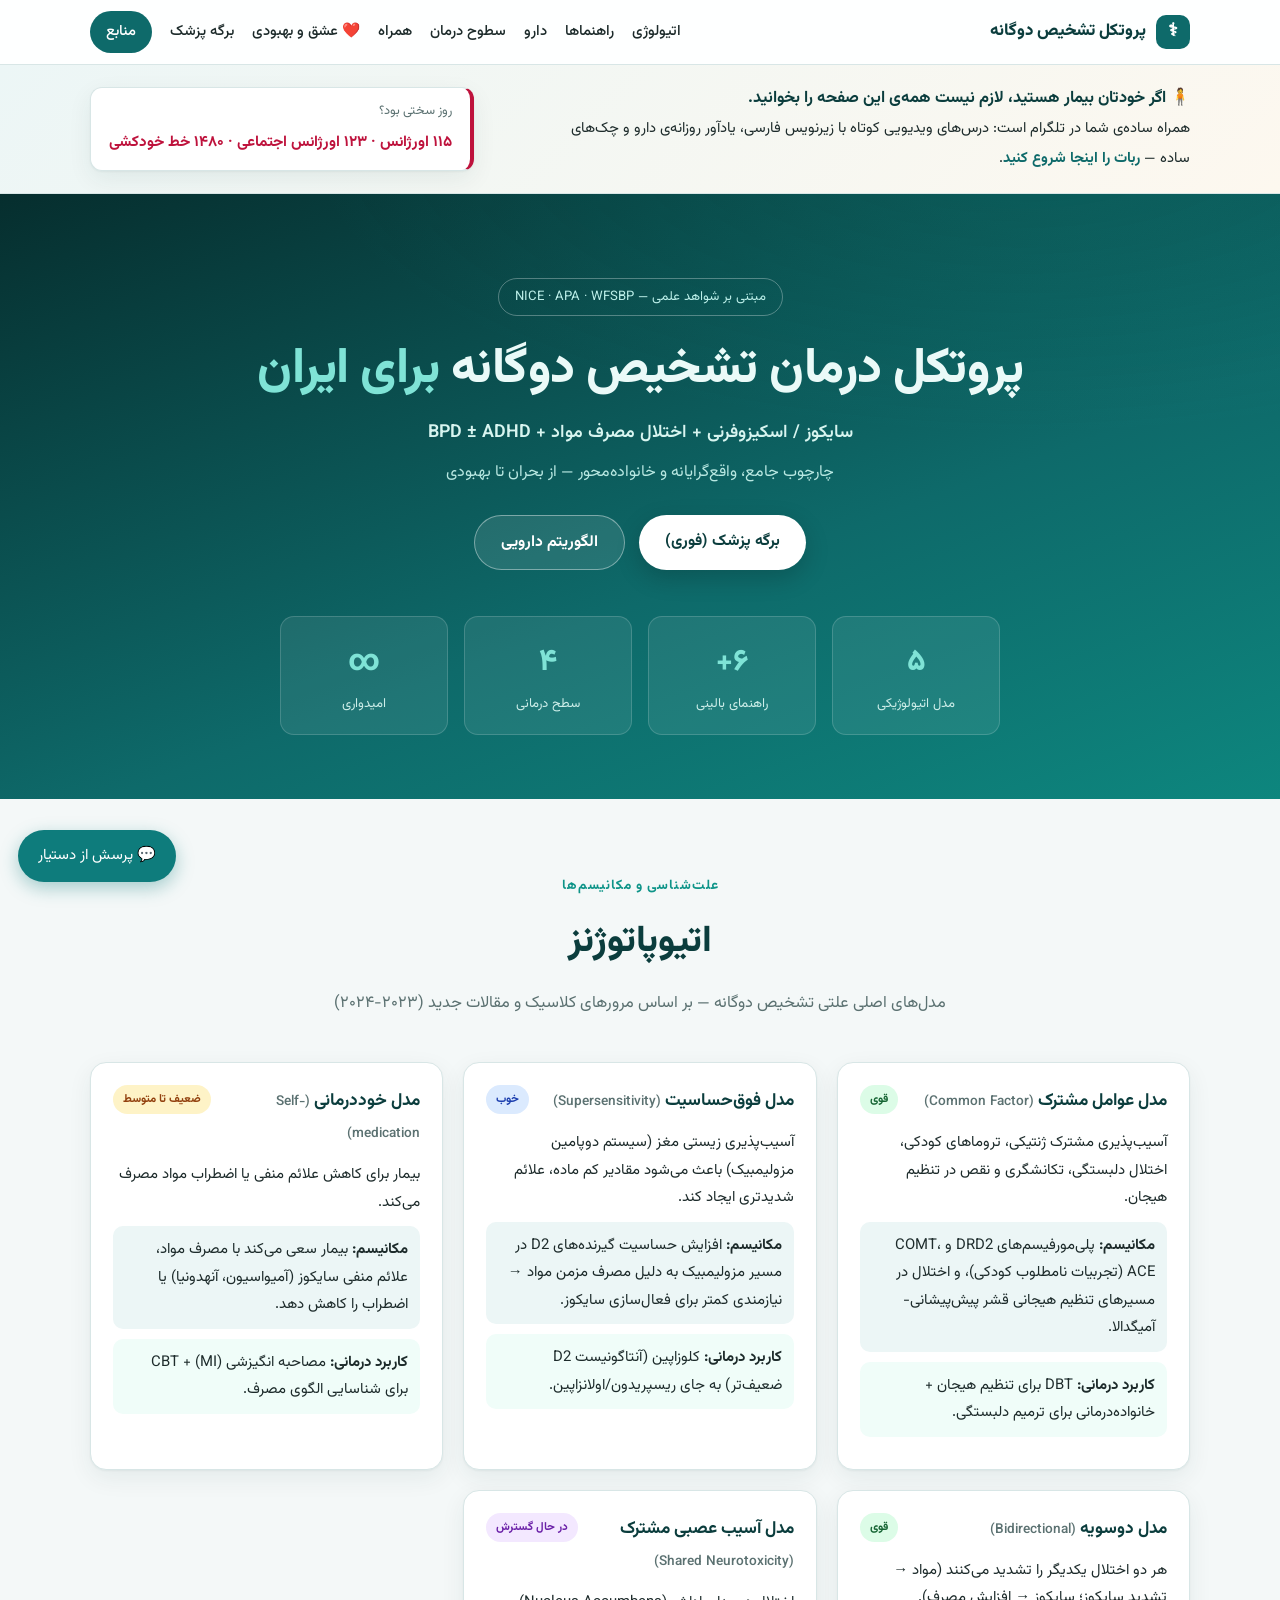
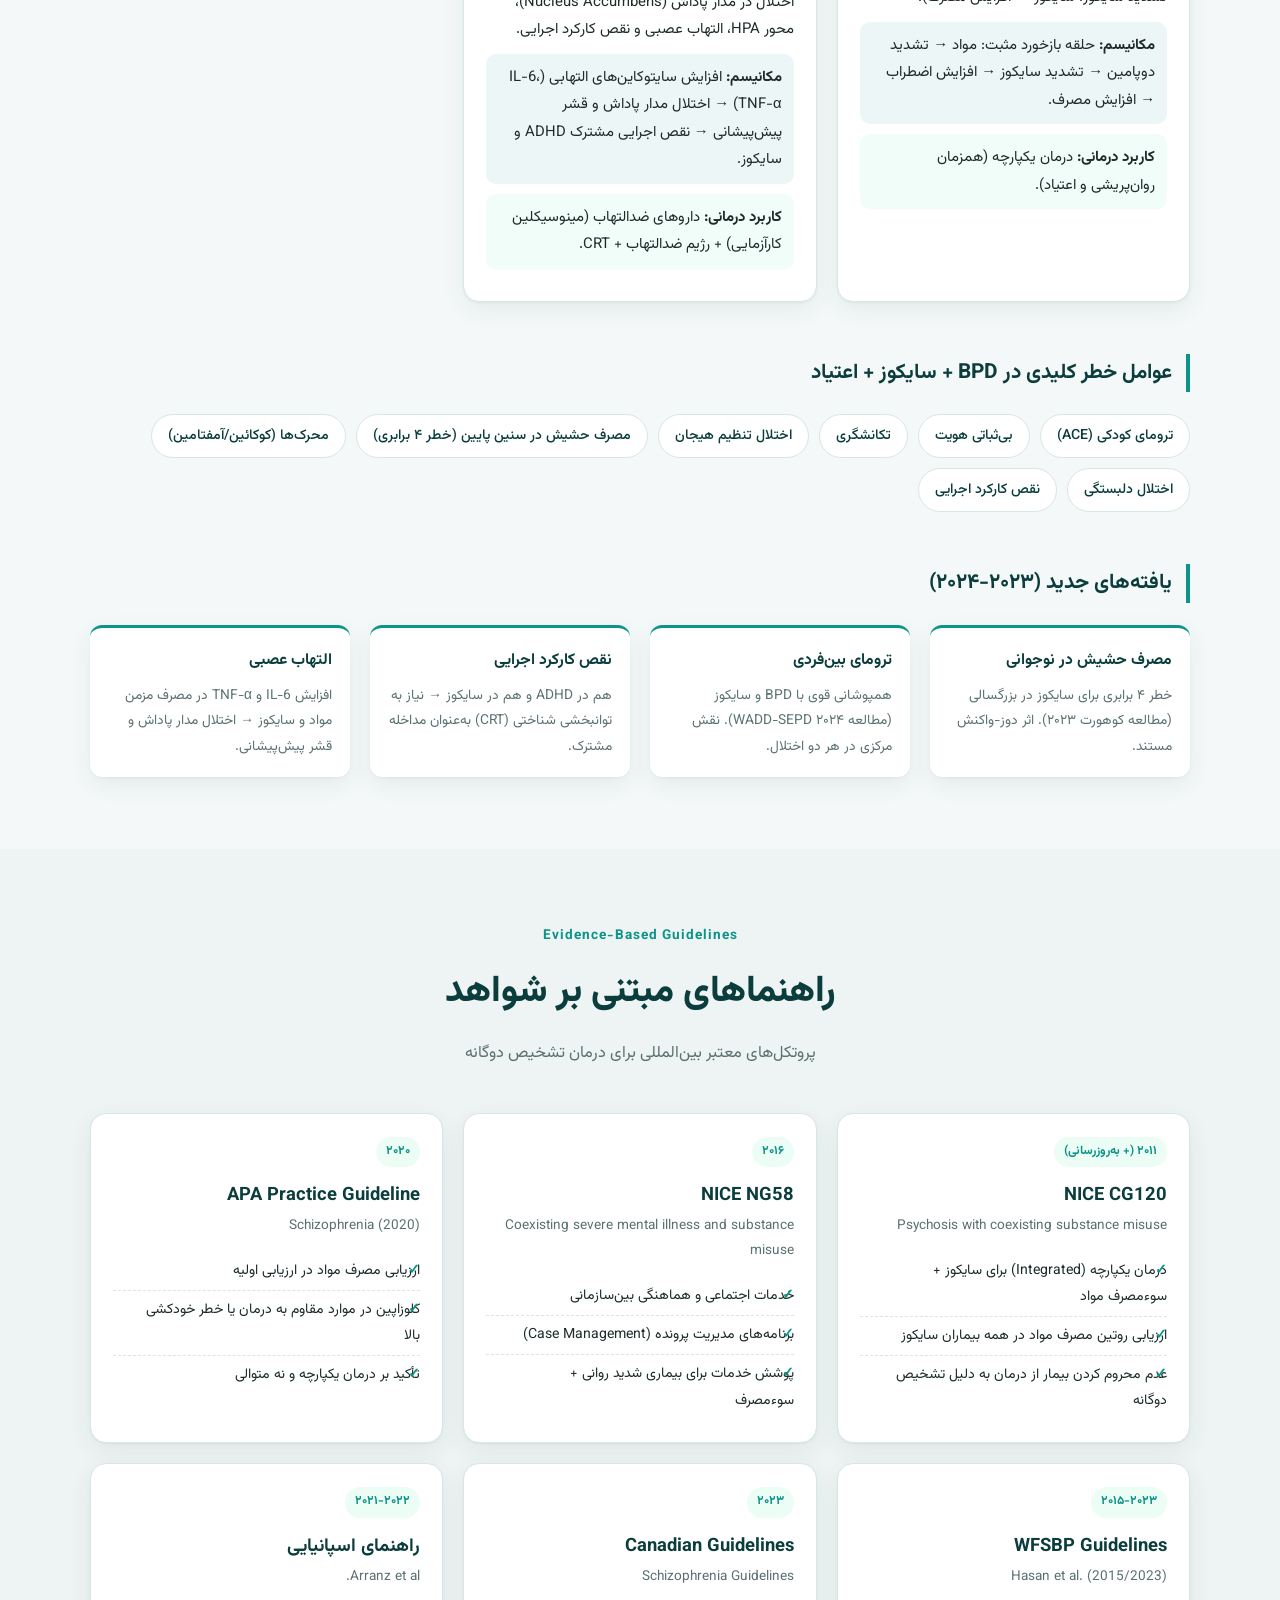
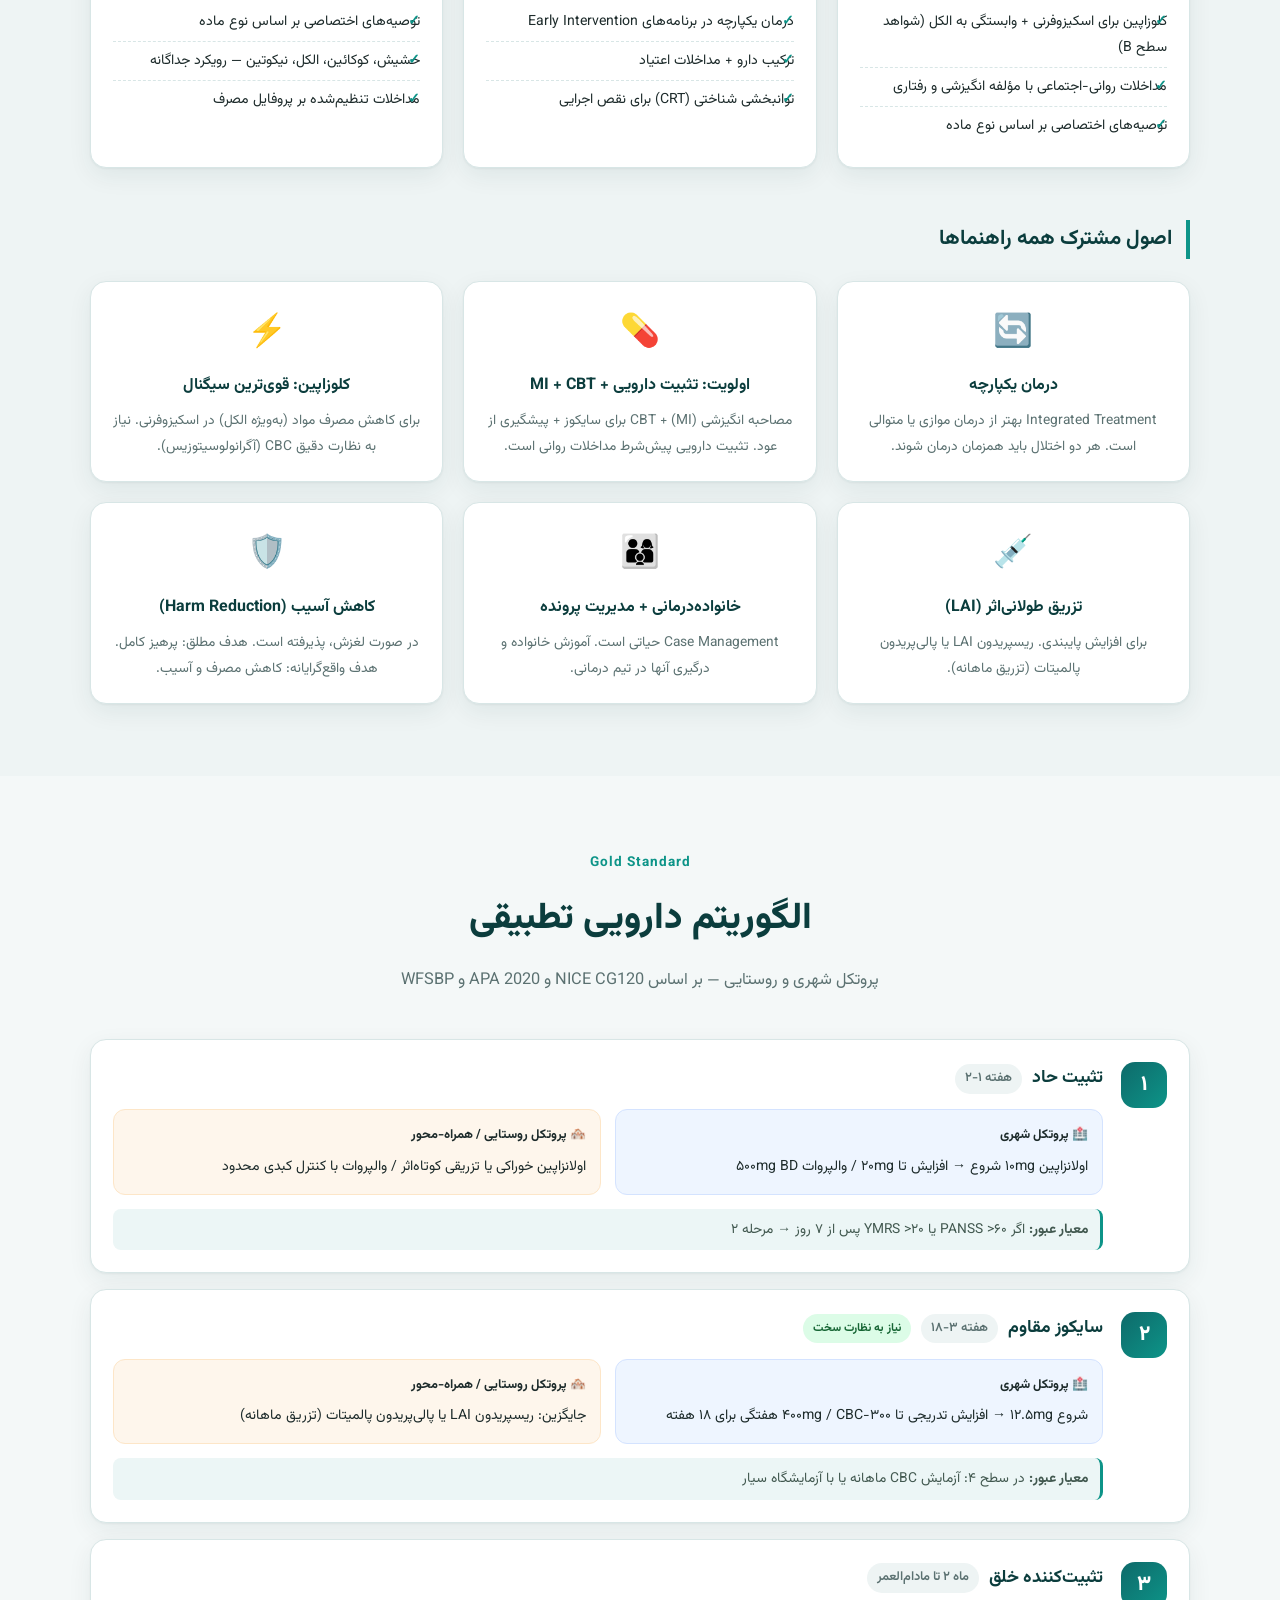
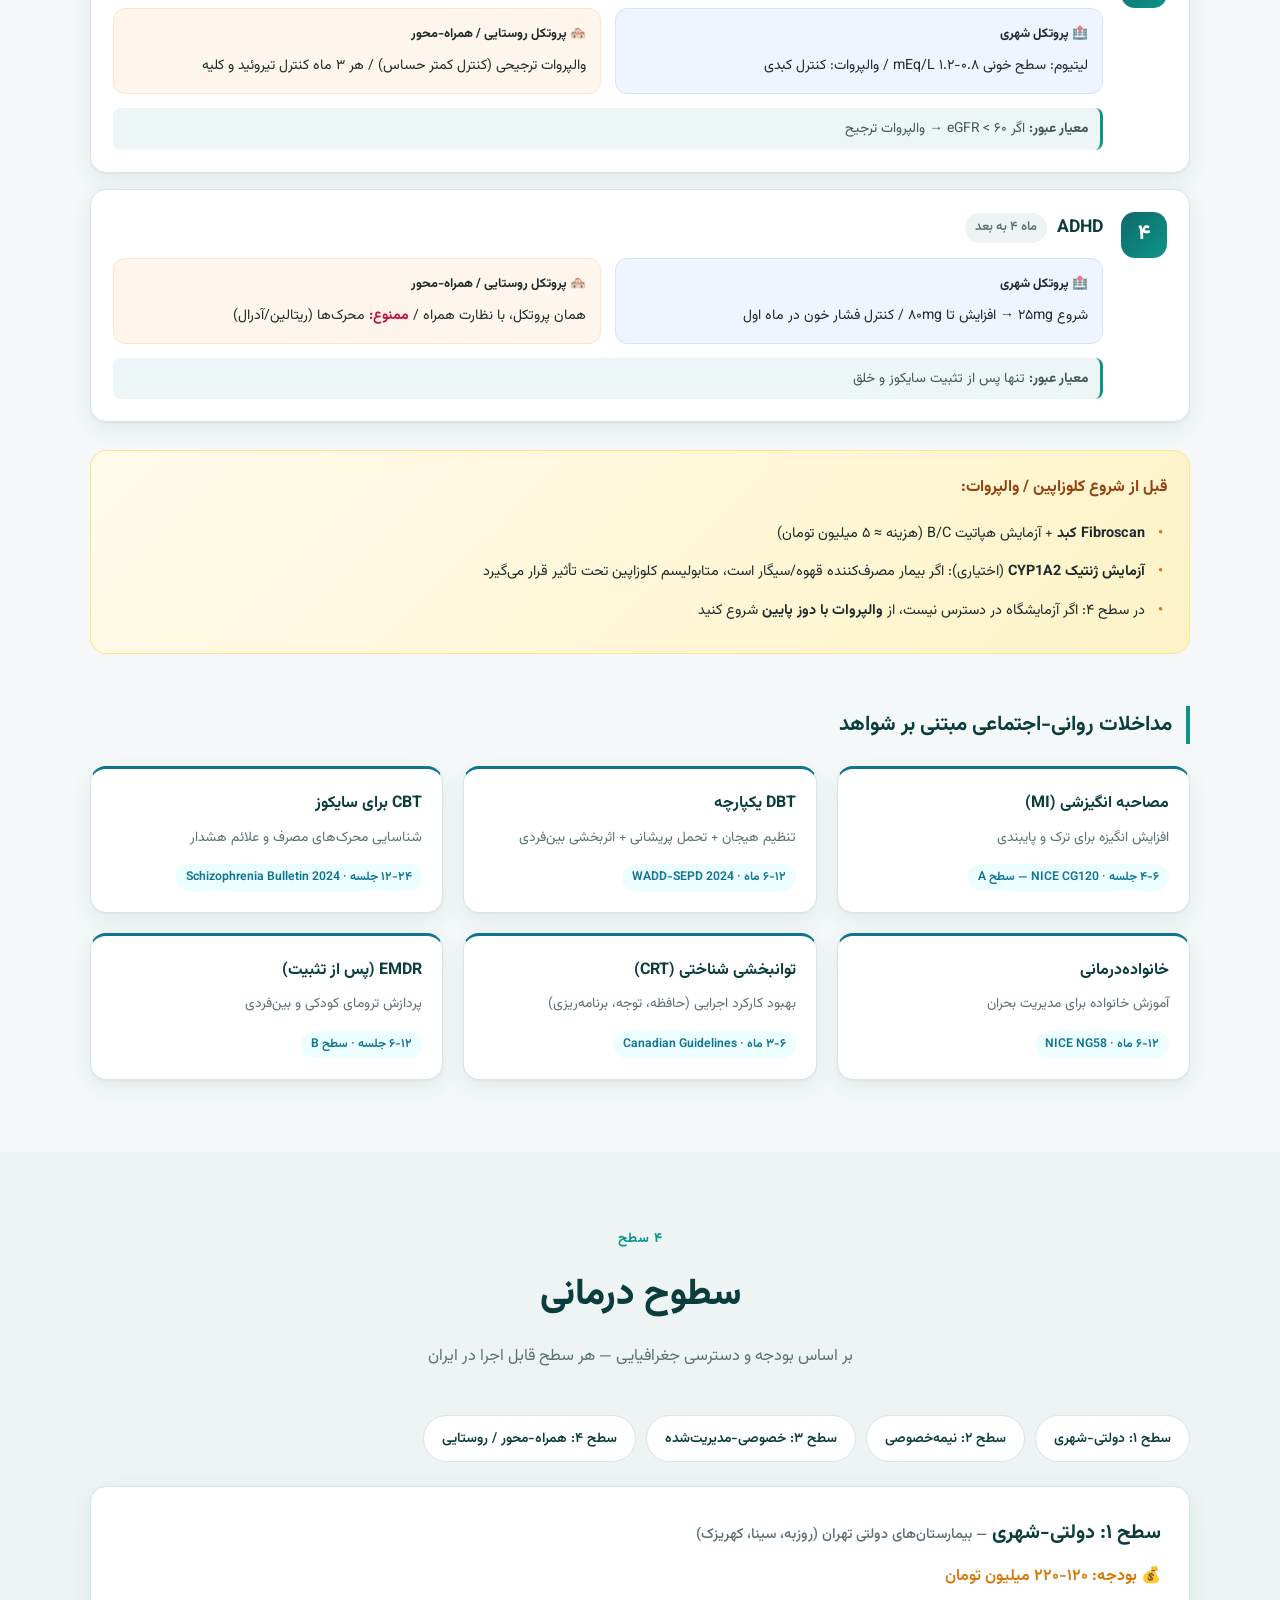
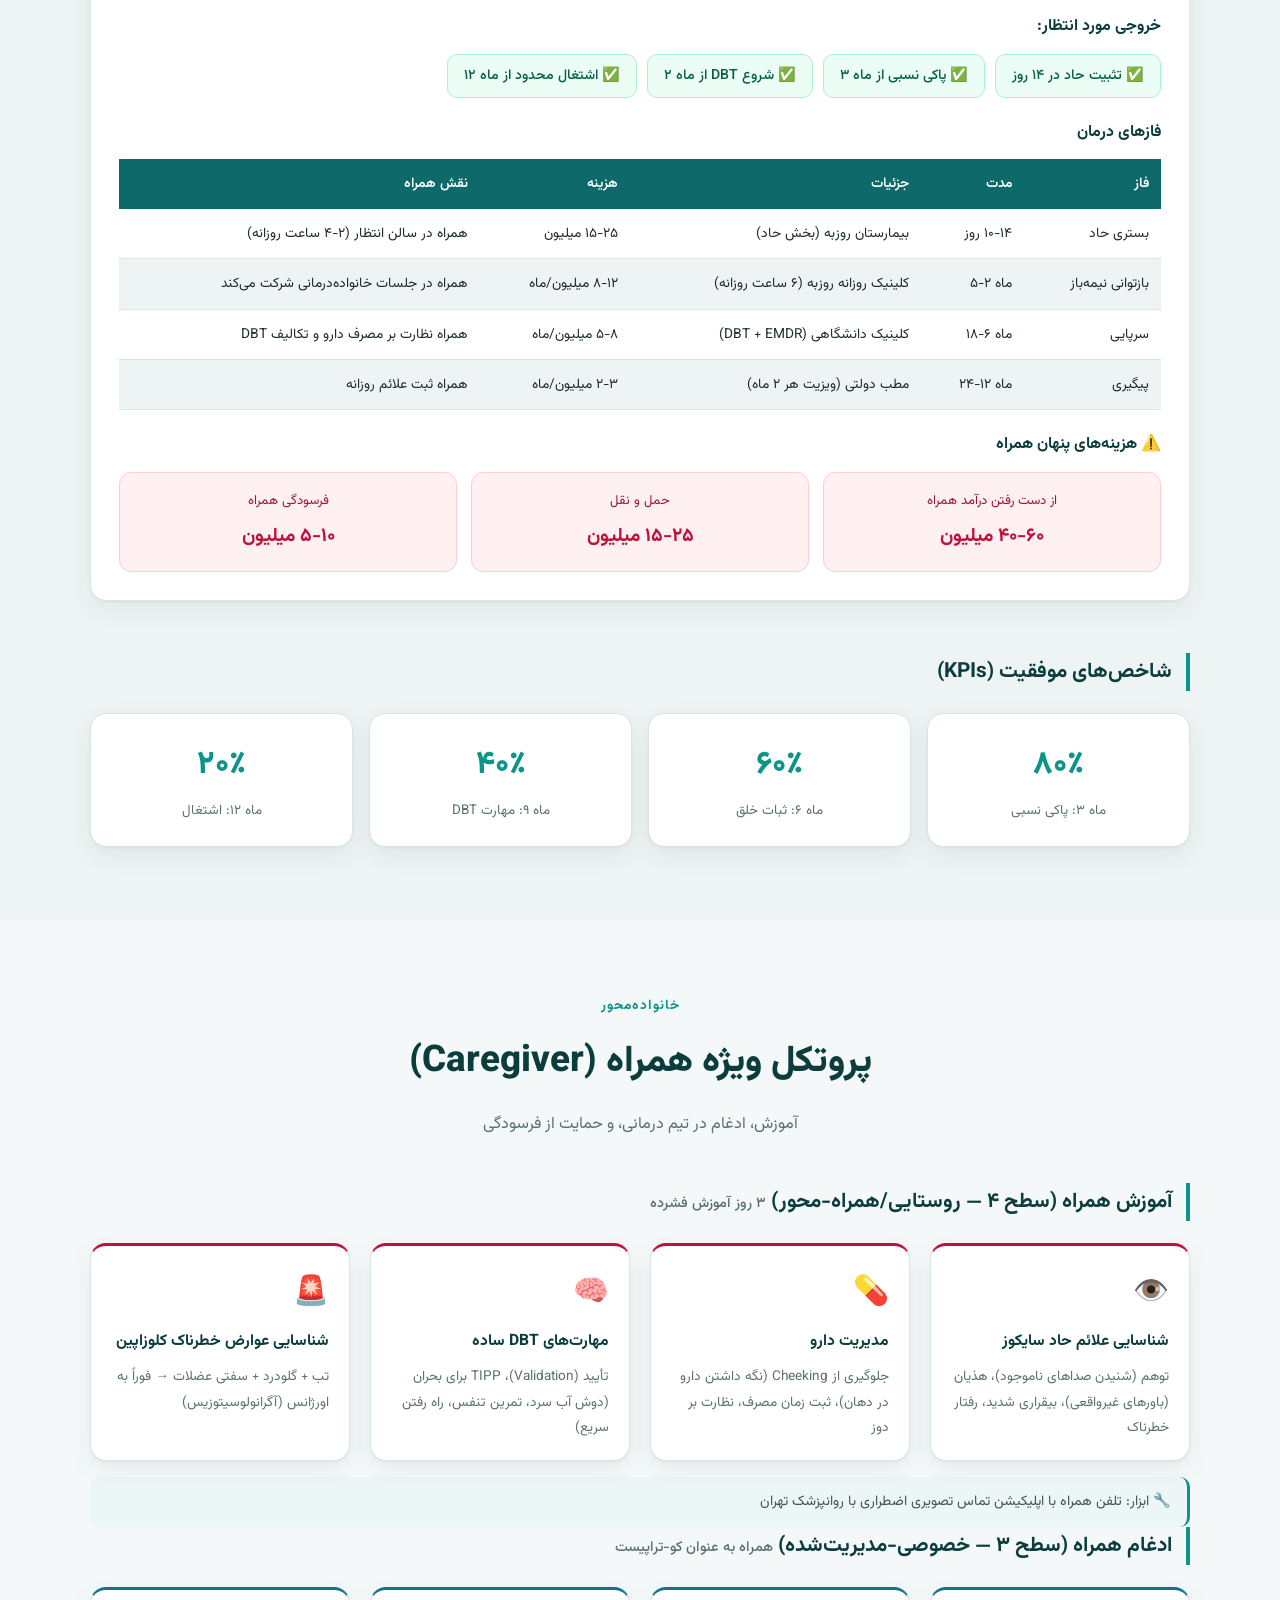
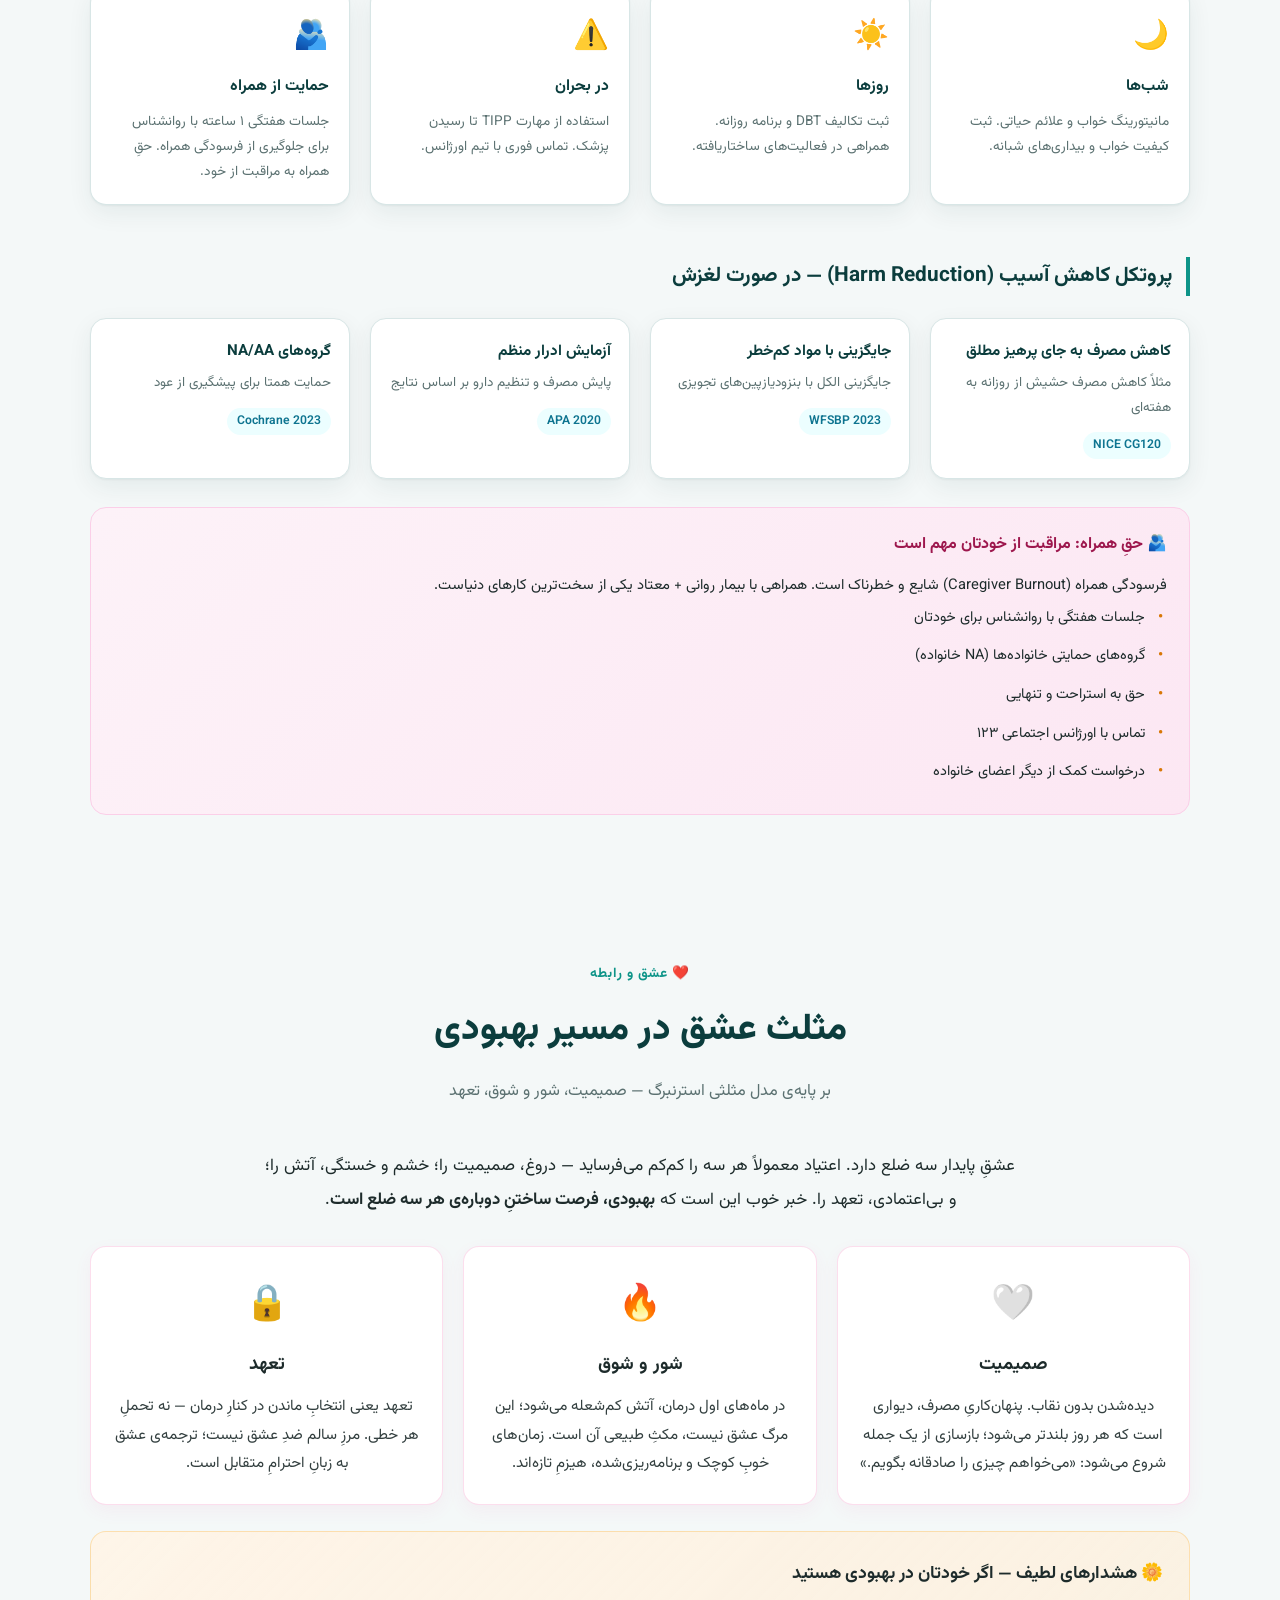
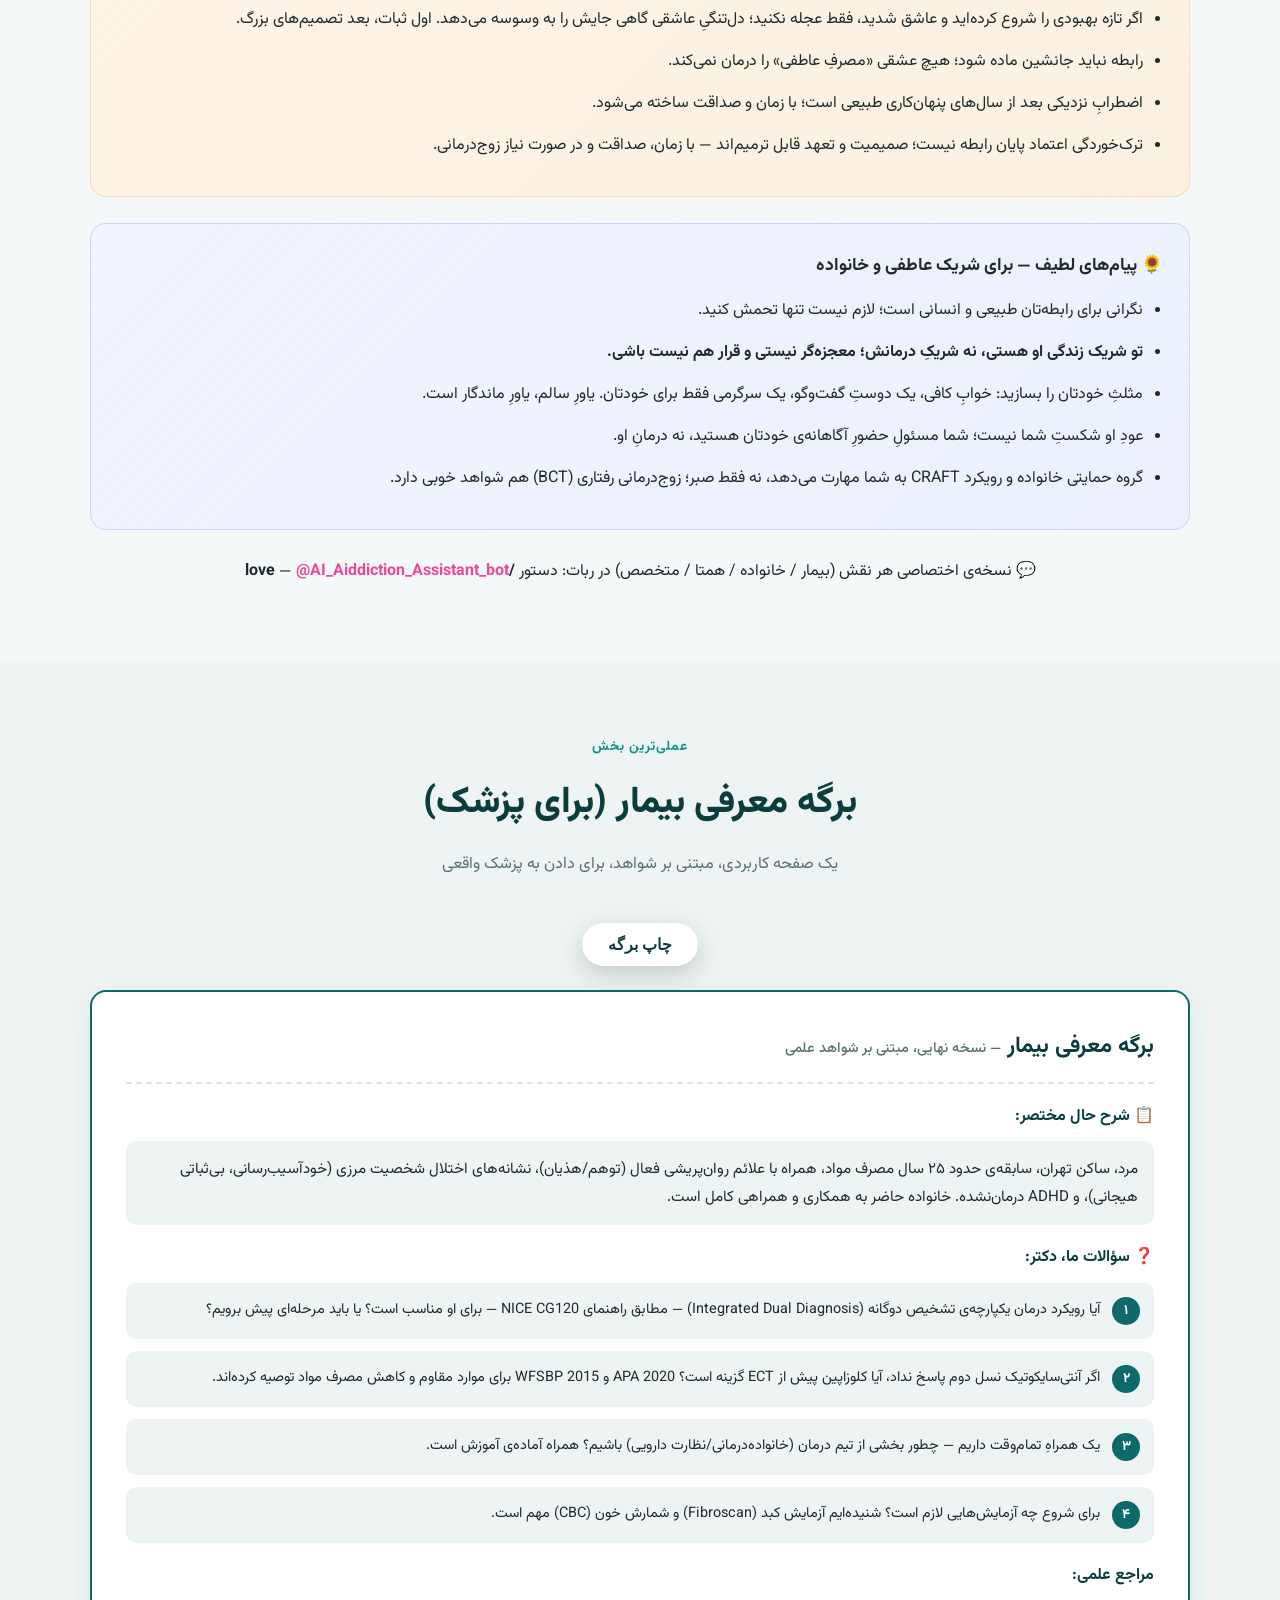
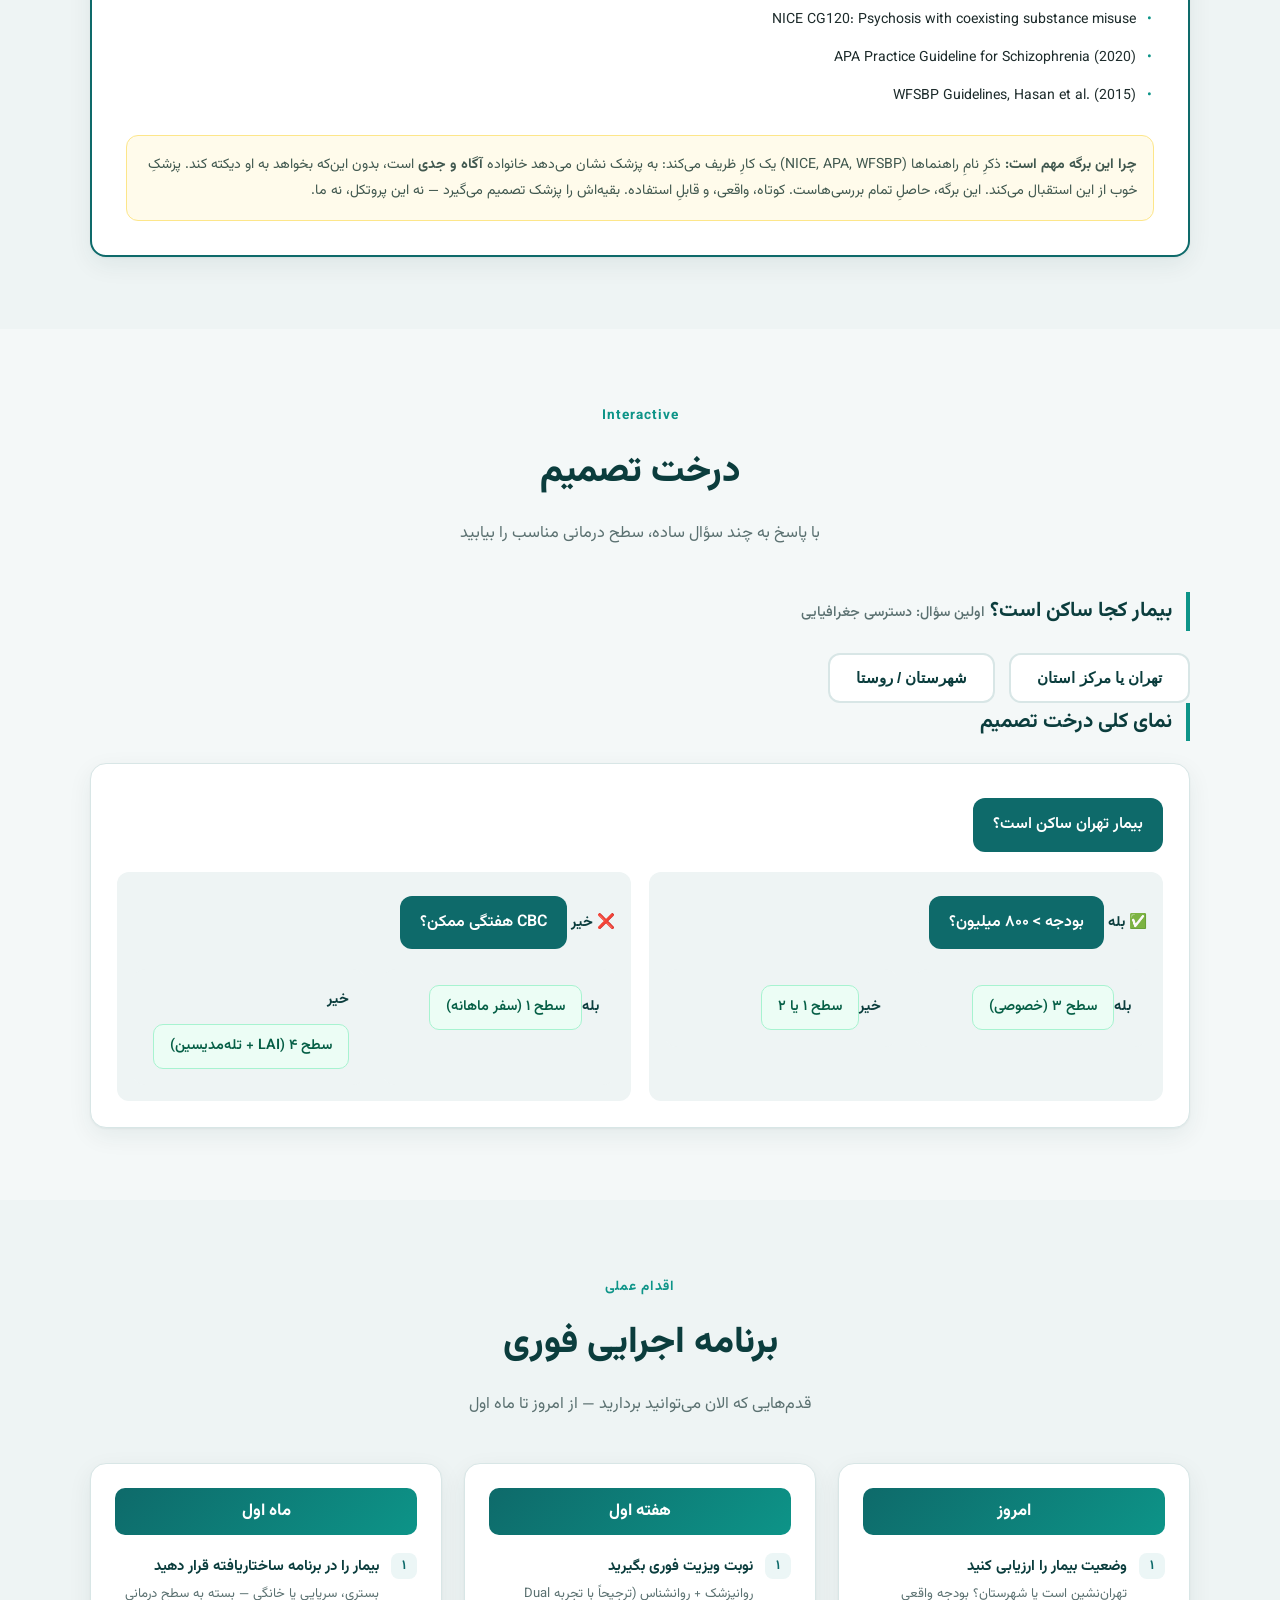
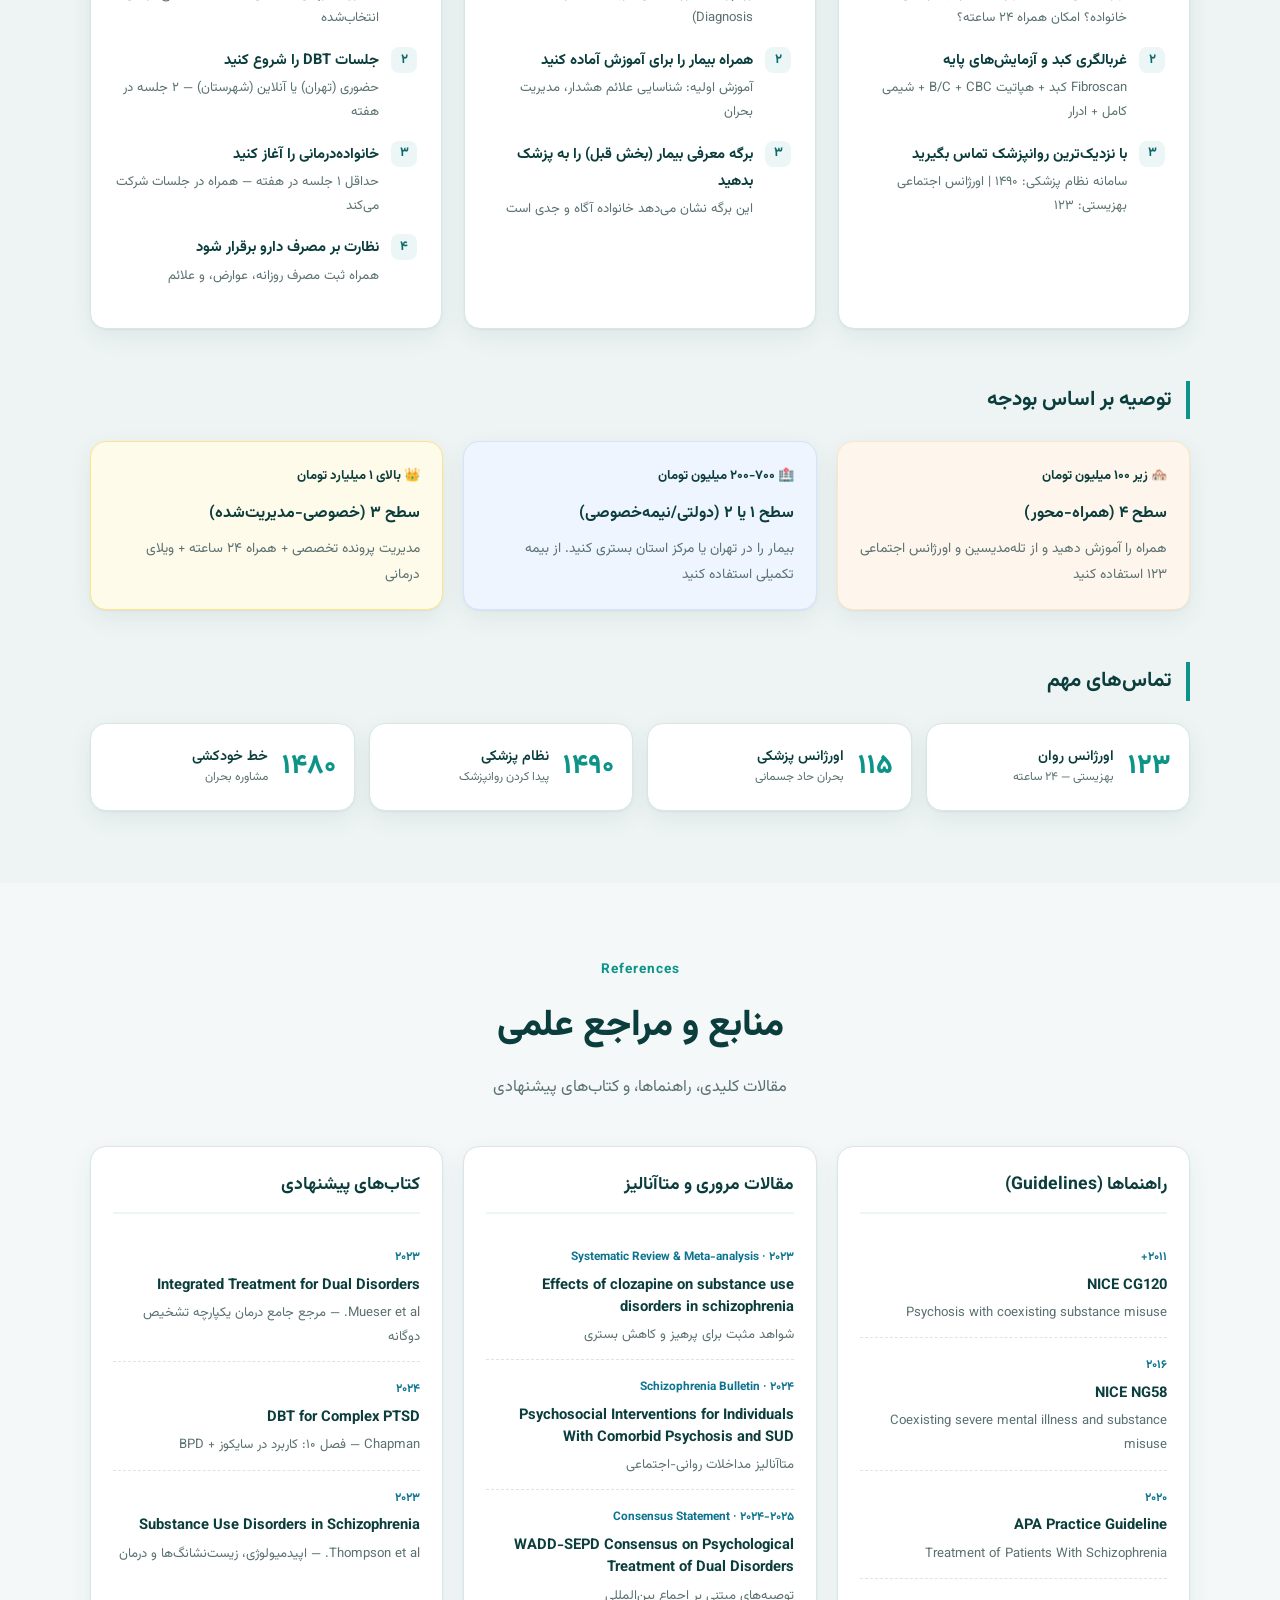
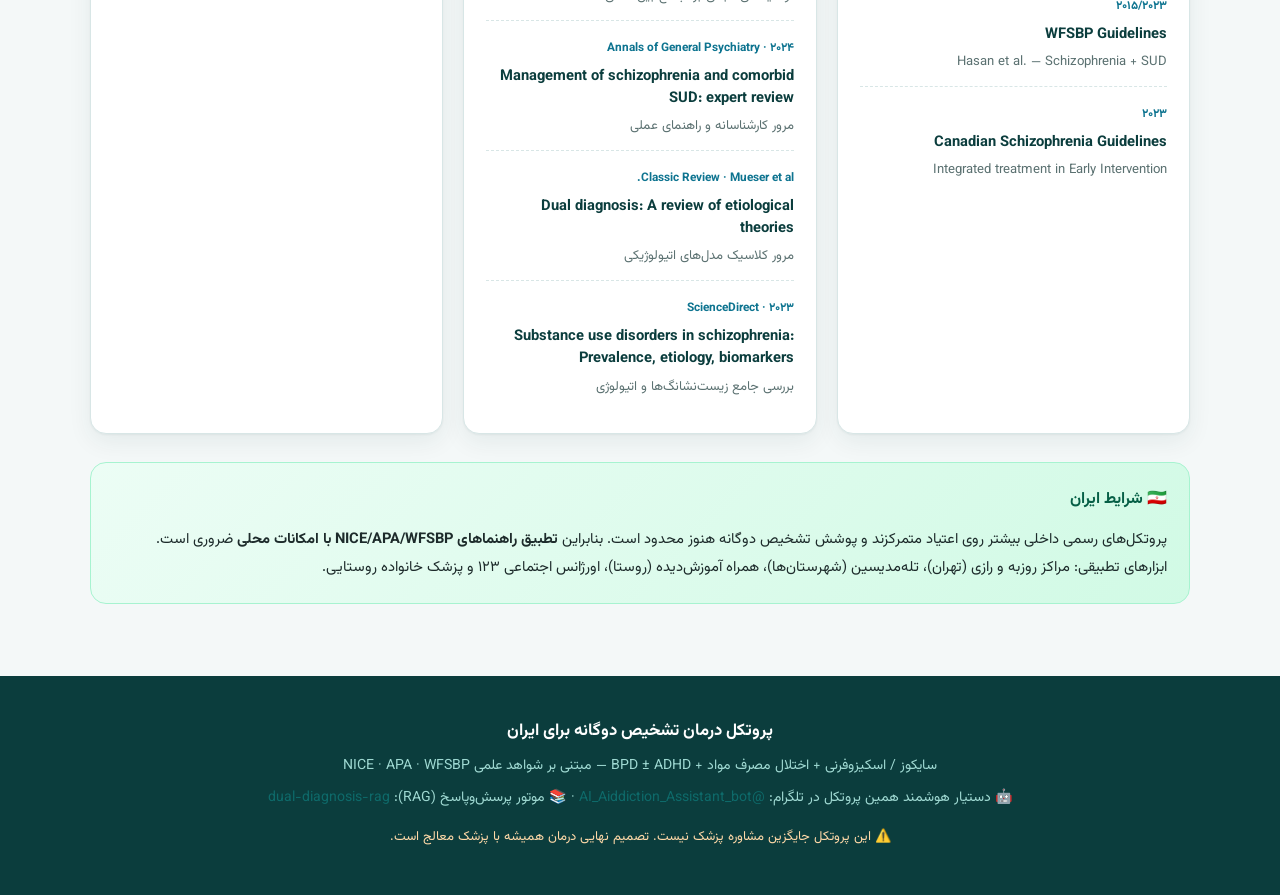
<file: index.html>
<!DOCTYPE html>
<html lang="fa" dir="rtl">
<head>
<meta charset="UTF-8" />
<meta name="viewport" content="width=device-width, initial-scale=1.0" />
<title>پروتکل تشخیص دوگانه | Dual Diagnosis Protocol</title>
<meta name="description" content="پروتکل درمان تشخیص دوگانه برای ایران — سایکوز + اعتیاد + BPD ± ADHD. مبتنی بر شواهد علمی NICE · APA · WFSBP." />
<meta property="og:title" content="پروتکل درمان تشخیص دوگانه برای ایران" />
<meta property="og:description" content="چارچوب جامع درمان تشخیص دوگانه (سایکوز + اعتیاد + BPD ± ADHD) — از بحران تا بهبودی. مبتنی بر شواهد NICE · APA · WFSBP." />
<meta property="og:type" content="website" />
<meta name="twitter:card" content="summary" />
<link rel="icon" href="data:image/svg+xml,%3Csvg xmlns='http://www.w3.org/2000/svg' viewBox='0 0 100 100'%3E%3Ctext y='.9em' font-size='90'%3E%E2%9A%95%3C/text%3E%3C/svg%3E" />
<link rel="preconnect" href="https://fonts.googleapis.com" />
<link rel="preconnect" href="https://fonts.gstatic.com" crossorigin />
<!-- فونت وب به‌صورت غیرمسدودکننده بارگذاری می‌شود؛ اگر گوگل‌فونت در دسترس نباشد
     (رایج در ایران) صفحه بلافاصله با Tahoma نمایش داده می‌شود و منتظر نمی‌ماند. -->
<link href="https://fonts.googleapis.com/css2?family=Vazirmatn:wght@400;500;600;700;800&display=swap" rel="stylesheet" media="print" onload="this.media='all'" />
<noscript><link href="https://fonts.googleapis.com/css2?family=Vazirmatn:wght@400;500;600;700;800&display=swap" rel="stylesheet" /></noscript>
<link rel="stylesheet" href="style.css" />
</head>
<body>

<!-- ===================== NAV ===================== -->
<header class="site-nav">
  <div class="container nav-inner">
    <div class="brand">
      <span class="brand-mark">⚕</span>
      <span>پروتکل تشخیص دوگانه</span>
    </div>
    <nav class="nav-links">
      <a href="#etiology">اتیولوژی</a>
      <a href="#guidelines">راهنماها</a>
      <a href="#meds">دارو</a>
      <a href="#levels">سطوح درمان</a>
      <a href="#caregiver">همراه</a>
      <a href="#love">❤️ عشق و بهبودی</a>
      <a href="#sheet">برگه پزشک</a>
      <a href="#references" class="nav-cta">منابع</a>
    </nav>
  </div>
</header>

<!-- ===================== HERO ===================== -->
<section class="patient-strip">
  <div class="container">
    <div class="patient-strip-inner">
      <div class="patient-strip-text">
        <strong>🧍 اگر خودتان بیمار هستید، لازم نیست همه‌ی این صفحه را بخوانید.</strong>
        <span>همراه ساده‌ی شما در تلگرام است: درس‌های ویدیویی کوتاه با زیرنویس فارسی، یادآور روزانه‌ی دارو و چک‌های ساده — <a href="https://t.me/AI_Aiddiction_Assistant_bot" target="_blank" rel="noopener">ربات را اینجا شروع کنید</a>.</span>
      </div>
      <div class="patient-strip-sos">
        <span>روز سختی بود؟</span>
        <strong>۱۱۵ اورژانس · ۱۲۳ اورژانس اجتماعی · ۱۴۸۰ خط خودکشی</strong>
      </div>
    </div>
  </div>
</section>
<section class="hero">
  <div class="container">
    <div class="eyebrow">مبتنی بر شواهد علمی — NICE · APA · WFSBP</div>
    <h1>پروتکل درمان تشخیص دوگانه <span class="for-iran">برای ایران</span></h1>
    <p class="hero-sub">سایکوز / اسکیزوفرنی + اختلال مصرف مواد + BPD ± ADHD</p>
    <p class="hero-desc">چارچوب جامع، واقع‌گرایانه و خانواده‌محور — از بحران تا بهبودی</p>
    <div class="hero-cta">
      <a href="#sheet" class="btn btn-primary">برگه پزشک (فوری)</a>
      <a href="#meds" class="btn btn-ghost">الگوریتم دارویی</a>
    </div>
    <div class="hero-stats">
      <div class="stat"><div class="stat-num">۵</div><div class="stat-label">مدل اتیولوژیکی</div></div>
      <div class="stat"><div class="stat-num">۶+</div><div class="stat-label">راهنمای بالینی</div></div>
      <div class="stat"><div class="stat-num">۴</div><div class="stat-label">سطح درمانی</div></div>
      <div class="stat"><div class="stat-num">∞</div><div class="stat-label">امیدواری</div></div>
    </div>
  </div>
</section>

<!-- ===================== ETIOLOGY ===================== -->
<section id="etiology" class="section">
  <div class="container">
    <div class="section-head">
      <span class="section-kicker">علت‌شناسی و مکانیسم‌ها</span>
      <h2>اتیوپاتوژنز</h2>
      <p class="section-sub">مدل‌های اصلی علتی تشخیص دوگانه — بر اساس مرورهای کلاسیک و مقالات جدید (۲۰۲۳-۲۰۲۴)</p>
    </div>

    <div class="cards-grid">
      <article class="model-card">
        <div class="model-head">
          <h3>مدل عوامل مشترک <span class="model-en">(Common Factor)</span></h3>
          <span class="badge badge-strong">قوی</span>
        </div>
        <p>آسیب‌پذیری مشترک ژنتیکی، تروماهای کودکی، اختلال دلبستگی، تکانشگری و نقص در تنظیم هیجان.</p>
        <p class="mech"><strong>مکانیسم:</strong> پلی‌مورفیسم‌های DRD2 و COMT، ACE (تجربیات نامطلوب کودکی)، و اختلال در مسیرهای تنظیم هیجانی قشر پیش‌پیشانی-آمیگدالا.</p>
        <p class="use"><strong>کاربرد درمانی:</strong> DBT برای تنظیم هیجان + خانواده‌درمانی برای ترمیم دلبستگی.</p>
      </article>

      <article class="model-card">
        <div class="model-head">
          <h3>مدل فوق‌حساسیت <span class="model-en">(Supersensitivity)</span></h3>
          <span class="badge badge-good">خوب</span>
        </div>
        <p>آسیب‌پذیری زیستی مغز (سیستم دوپامین مزولیمبیک) باعث می‌شود مقادیر کم ماده، علائم شدیدتری ایجاد کند.</p>
        <p class="mech"><strong>مکانیسم:</strong> افزایش حساسیت گیرنده‌های D2 در مسیر مزولیمبیک به دلیل مصرف مزمن مواد → نیازمندی کمتر برای فعال‌سازی سایکوز.</p>
        <p class="use"><strong>کاربرد درمانی:</strong> کلوزاپین (آنتاگونیست D2 ضعیف‌تر) به جای ریسپریدون/اولانزاپین.</p>
      </article>

      <article class="model-card">
        <div class="model-head">
          <h3>مدل خوددرمانی <span class="model-en">(Self-medication)</span></h3>
          <span class="badge badge-weak">ضعیف تا متوسط</span>
        </div>
        <p>بیمار برای کاهش علائم منفی یا اضطراب مواد مصرف می‌کند.</p>
        <p class="mech"><strong>مکانیسم:</strong> بیمار سعی می‌کند با مصرف مواد، علائم منفی سایکوز (آمیواسیون، آنهدونیا) یا اضطراب را کاهش دهد.</p>
        <p class="use"><strong>کاربرد درمانی:</strong> مصاحبه انگیزشی (MI) + CBT برای شناسایی الگوی مصرف.</p>
      </article>

      <article class="model-card">
        <div class="model-head">
          <h3>مدل دوسویه <span class="model-en">(Bidirectional)</span></h3>
          <span class="badge badge-strong">قوی</span>
        </div>
        <p>هر دو اختلال یکدیگر را تشدید می‌کنند (مواد → تشدید سایکوز؛ سایکوز → افزایش مصرف).</p>
        <p class="mech"><strong>مکانیسم:</strong> حلقه بازخورد مثبت: مواد → تشدید دوپامین → تشدید سایکوز → افزایش اضطراب → افزایش مصرف.</p>
        <p class="use"><strong>کاربرد درمانی:</strong> درمان یکپارچه (همزمان روان‌پریشی و اعتیاد).</p>
      </article>

      <article class="model-card">
        <div class="model-head">
          <h3>مدل آسیب عصبی مشترک <span class="model-en">(Shared Neurotoxicity)</span></h3>
          <span class="badge badge-emerging">در حال گسترش</span>
        </div>
        <p>اختلال در مدار پاداش (Nucleus Accumbens)، محور HPA، التهاب عصبی و نقص کارکرد اجرایی.</p>
        <p class="mech"><strong>مکانیسم:</strong> افزایش سایتوکاین‌های التهابی (IL-6، TNF-α) → اختلال مدار پاداش و قشر پیش‌پیشانی → نقص اجرایی مشترک ADHD و سایکوز.</p>
        <p class="use"><strong>کاربرد درمانی:</strong> داروهای ضدالتهاب (مینوسیکلین کارآزمایی) + رژیم ضدالتهاب + CRT.</p>
      </article>
    </div>

    <div class="sub-block">
      <h3 class="sub-title">عوامل خطر کلیدی در BPD + سایکوز + اعتیاد</h3>
      <div class="chips">
        <span class="chip">ترومای کودکی (ACE)</span>
        <span class="chip">بی‌ثباتی هویت</span>
        <span class="chip">تکانشگری</span>
        <span class="chip">اختلال تنظیم هیجان</span>
        <span class="chip">مصرف حشیش در سنین پایین (خطر ۴ برابری)</span>
        <span class="chip">محرک‌ها (کوکائین/آمفتامین)</span>
        <span class="chip">اختلال دلبستگی</span>
        <span class="chip">نقص کارکرد اجرایی</span>
      </div>
    </div>

    <div class="sub-block">
      <h3 class="sub-title">یافته‌های جدید (۲۰۲۳-۲۰۲۴)</h3>
      <div class="cards-grid cards-grid-4">
        <div class="finding">
          <h4>مصرف حشیش در نوجوانی</h4>
          <p>خطر ۴ برابری برای سایکوز در بزرگسالی (مطالعه کوهورت ۲۰۲۳). اثر دوز-واکنش مستند.</p>
        </div>
        <div class="finding">
          <h4>ترومای بین‌فردی</h4>
          <p>همپوشانی قوی با BPD و سایکوز (مطالعه WADD-SEPD ۲۰۲۴). نقش مرکزی در هر دو اختلال.</p>
        </div>
        <div class="finding">
          <h4>نقص کارکرد اجرایی</h4>
          <p>هم در ADHD و هم در سایکوز → نیاز به توانبخشی شناختی (CRT) به‌عنوان مداخله مشترک.</p>
        </div>
        <div class="finding">
          <h4>التهاب عصبی</h4>
          <p>افزایش IL-6 و TNF-α در مصرف مزمن مواد و سایکوز → اختلال مدار پاداش و قشر پیش‌پیشانی.</p>
        </div>
      </div>
    </div>
  </div>
</section>

<!-- ===================== GUIDELINES ===================== -->
<section id="guidelines" class="section section-alt">
  <div class="container">
    <div class="section-head">
      <span class="section-kicker">Evidence-Based Guidelines</span>
      <h2>راهنماهای مبتنی بر شواهد</h2>
      <p class="section-sub">پروتکل‌های معتبر بین‌المللی برای درمان تشخیص دوگانه</p>
    </div>

    <div class="cards-grid cards-grid-3">
      <div class="gl-card"><span class="gl-year">۲۰۱۱ (+ به‌روزرسانی)</span><h3>NICE CG120</h3><p class="gl-sub">Psychosis with coexisting substance misuse</p><ul><li>درمان یکپارچه (Integrated) برای سایکوز + سوءمصرف مواد</li><li>ارزیابی روتین مصرف مواد در همه بیماران سایکوز</li><li>عدم محروم کردن بیمار از درمان به دلیل تشخیص دوگانه</li></ul></div>
      <div class="gl-card"><span class="gl-year">۲۰۱۶</span><h3>NICE NG58</h3><p class="gl-sub">Coexisting severe mental illness and substance misuse</p><ul><li>خدمات اجتماعی و هماهنگی بین‌سازمانی</li><li>برنامه‌های مدیریت پرونده (Case Management)</li><li>پوشش خدمات برای بیماری شدید روانی + سوءمصرف</li></ul></div>
      <div class="gl-card"><span class="gl-year">۲۰۲۰</span><h3>APA Practice Guideline</h3><p class="gl-sub">Schizophrenia (2020)</p><ul><li>ارزیابی مصرف مواد در ارزیابی اولیه</li><li>کلوزاپین در موارد مقاوم به درمان یا خطر خودکشی بالا</li><li>تأکید بر درمان یکپارچه و نه متوالی</li></ul></div>
      <div class="gl-card"><span class="gl-year">۲۰۱۵-۲۰۲۳</span><h3>WFSBP Guidelines</h3><p class="gl-sub">Hasan et al. (2015/2023)</p><ul><li>کلوزاپین برای اسکیزوفرنی + وابستگی به الکل (شواهد سطح B)</li><li>مداخلات روانی-اجتماعی با مؤلفه انگیزشی و رفتاری</li><li>توصیه‌های اختصاصی بر اساس نوع ماده</li></ul></div>
      <div class="gl-card"><span class="gl-year">۲۰۲۳</span><h3>Canadian Guidelines</h3><p class="gl-sub">Schizophrenia Guidelines</p><ul><li>درمان یکپارچه در برنامه‌های Early Intervention</li><li>ترکیب دارو + مداخلات اعتیاد</li><li>توانبخشی شناختی (CRT) برای نقص اجرایی</li></ul></div>
      <div class="gl-card"><span class="gl-year">۲۰۲۱-۲۰۲۲</span><h3>راهنمای اسپانیایی</h3><p class="gl-sub">Arranz et al.</p><ul><li>توصیه‌های اختصاصی بر اساس نوع ماده</li><li>حشیش، کوکائین، الکل، نیکوتین — رویکرد جداگانه</li><li>مداخلات تنظیم‌شده بر پروفایل مصرف</li></ul></div>
    </div>

    <div class="sub-block">
      <h3 class="sub-title">اصول مشترک همه راهنماها</h3>
      <div class="cards-grid cards-grid-3">
        <div class="principle"><div class="p-emoji">🔄</div><h4>درمان یکپارچه</h4><p>Integrated Treatment بهتر از درمان موازی یا متوالی است. هر دو اختلال باید همزمان درمان شوند.</p></div>
        <div class="principle"><div class="p-emoji">💊</div><h4>اولویت: تثبیت دارویی + MI + CBT</h4><p>مصاحبه انگیزشی (MI) + CBT برای سایکوز + پیشگیری از عود. تثبیت دارویی پیش‌شرط مداخلات روانی است.</p></div>
        <div class="principle"><div class="p-emoji">⚡</div><h4>کلوزاپین: قوی‌ترین سیگنال</h4><p>برای کاهش مصرف مواد (به‌ویژه الکل) در اسکیزوفرنی. نیاز به نظارت دقیق CBC (آگرانولوسیتوزیس).</p></div>
        <div class="principle"><div class="p-emoji">💉</div><h4>تزریق طولانی‌اثر (LAI)</h4><p>برای افزایش پایبندی. ریسپریدون LAI یا پالی‌پریدون پالمیتات (تزریق ماهانه).</p></div>
        <div class="principle"><div class="p-emoji">👨‍👩‍👦</div><h4>خانواده‌درمانی + مدیریت پرونده</h4><p>Case Management حیاتی است. آموزش خانواده و درگیری آنها در تیم درمانی.</p></div>
        <div class="principle"><div class="p-emoji">🛡️</div><h4>کاهش آسیب (Harm Reduction)</h4><p>در صورت لغزش، پذیرفته است. هدف مطلق: پرهیز کامل. هدف واقع‌گرایانه: کاهش مصرف و آسیب.</p></div>
      </div>
    </div>
  </div>
</section>

<!-- ===================== MEDICATION ===================== -->
<section id="meds" class="section">
  <div class="container">
    <div class="section-head">
      <span class="section-kicker">Gold Standard</span>
      <h2>الگوریتم دارویی تطبیقی</h2>
      <p class="section-sub">پروتکل شهری و روستایی — بر اساس NICE CG120 و APA 2020 و WFSBP</p>
    </div>

    <div class="algo">
      <div class="stage">
        <div class="stage-num">۱</div>
        <div class="stage-body">
          <h3>تثبیت حاد <span class="stage-time">هفته ۱-۲</span></h3>
          <div class="dual-protocol">
            <div class="proto urban"><span class="proto-tag">🏥 پروتکل شهری</span><p>اولانزاپین ۱۰mg شروع → افزایش تا ۲۰mg / والپروات ۵۰۰mg BD</p></div>
            <div class="proto rural"><span class="proto-tag">🏘️ پروتکل روستایی / همراه-محور</span><p>اولانزاپین خوراکی یا تزریقی کوتاه‌اثر / والپروات با کنترل کبدی محدود</p></div>
          </div>
          <p class="pass"><strong>معیار عبور:</strong> اگر PANSS &gt;۶۰ یا YMRS &gt;۲۰ پس از ۷ روز → مرحله ۲</p>
        </div>
      </div>

      <div class="stage">
        <div class="stage-num">۲</div>
        <div class="stage-body">
          <h3>سایکوز مقاوم <span class="stage-time">هفته ۳-۱۸</span> <span class="badge badge-strong">نیاز به نظارت سخت</span></h3>
          <div class="dual-protocol">
            <div class="proto urban"><span class="proto-tag">🏥 پروتکل شهری</span><p>شروع ۱۲.۵mg → افزایش تدریجی تا ۳۰۰-۴۰۰mg / CBC هفتگی برای ۱۸ هفته</p></div>
            <div class="proto rural"><span class="proto-tag">🏘️ پروتکل روستایی / همراه-محور</span><p>جایگزین: ریسپریدون LAI یا پالی‌پریدون پالمیتات (تزریق ماهانه)</p></div>
          </div>
          <p class="pass"><strong>معیار عبور:</strong> در سطح ۴: آزمایش CBC ماهانه یا با آزمایشگاه سیار</p>
        </div>
      </div>

      <div class="stage">
        <div class="stage-num">۳</div>
        <div class="stage-body">
          <h3>تثبیت‌کننده خلق <span class="stage-time">ماه ۲ تا مادام‌العمر</span></h3>
          <div class="dual-protocol">
            <div class="proto urban"><span class="proto-tag">🏥 پروتکل شهری</span><p>لیتیوم: سطح خونی ۰.۸-۱.۲ mEq/L / والپروات: کنترل کبدی</p></div>
            <div class="proto rural"><span class="proto-tag">🏘️ پروتکل روستایی / همراه-محور</span><p>والپروات ترجیحی (کنترل کمتر حساس) / هر ۳ ماه کنترل تیروئید و کلیه</p></div>
          </div>
          <p class="pass"><strong>معیار عبور:</strong> اگر eGFR &lt; ۶۰ → والپروات ترجیح</p>
        </div>
      </div>

      <div class="stage">
        <div class="stage-num">۴</div>
        <div class="stage-body">
          <h3>ADHD <span class="stage-time">ماه ۴ به بعد</span></h3>
          <div class="dual-protocol">
            <div class="proto urban"><span class="proto-tag">🏥 پروتکل شهری</span><p>شروع ۲۵mg → افزایش تا ۸۰mg / کنترل فشار خون در ماه اول</p></div>
            <div class="proto rural"><span class="proto-tag">🏘️ پروتکل روستایی / همراه-محور</span><p>همان پروتکل، با نظارت همراه / <strong class="warn">ممنوع:</strong> محرک‌ها (ریتالین/آدرال)</p></div>
          </div>
          <p class="pass"><strong>معیار عبور:</strong> تنها پس از تثبیت سایکوز و خلق</p>
        </div>
      </div>
    </div>

    <div class="callout">
      <h4>قبل از شروع کلوزاپین / والپروات:</h4>
      <ul>
        <li><strong>Fibroscan کبد</strong> + آزمایش هپاتیت B/C (هزینه ≈ ۵ میلیون تومان)</li>
        <li><strong>آزمایش ژنتیک CYP1A2</strong> (اختیاری): اگر بیمار مصرف‌کننده قهوه/سیگار است، متابولیسم کلوزاپین تحت تأثیر قرار می‌گیرد</li>
        <li>در سطح ۴: اگر آزمایشگاه در دسترس نیست، از <strong>والپروات با دوز پایین</strong> شروع کنید</li>
      </ul>
    </div>

    <div class="sub-block">
      <h3 class="sub-title">مداخلات روانی-اجتماعی مبتنی بر شواهد</h3>
      <div class="cards-grid cards-grid-3">
        <div class="psych"><h4>مصاحبه انگیزشی (MI)</h4><p>افزایش انگیزه برای ترک و پایبندی</p><span class="meta">۴-۶ جلسه · NICE CG120 — سطح A</span></div>
        <div class="psych"><h4>DBT یکپارچه</h4><p>تنظیم هیجان + تحمل پریشانی + اثربخشی بین‌فردی</p><span class="meta">۶-۱۲ ماه · WADD-SEPD 2024</span></div>
        <div class="psych"><h4>CBT برای سایکوز</h4><p>شناسایی محرک‌های مصرف و علائم هشدار</p><span class="meta">۱۲-۲۴ جلسه · Schizophrenia Bulletin 2024</span></div>
        <div class="psych"><h4>خانواده‌درمانی</h4><p>آموزش خانواده برای مدیریت بحران</p><span class="meta">۶-۱۲ ماه · NICE NG58</span></div>
        <div class="psych"><h4>توانبخشی شناختی (CRT)</h4><p>بهبود کارکرد اجرایی (حافظه، توجه، برنامه‌ریزی)</p><span class="meta">۳-۶ ماه · Canadian Guidelines</span></div>
        <div class="psych"><h4>EMDR (پس از تثبیت)</h4><p>پردازش ترومای کودکی و بین‌فردی</p><span class="meta">۶-۱۲ جلسه · سطح B</span></div>
      </div>
    </div>
  </div>
</section>

<!-- ===================== TREATMENT LEVELS ===================== -->
<section id="levels" class="section section-alt">
  <div class="container">
    <div class="section-head">
      <span class="section-kicker">۴ سطح</span>
      <h2>سطوح درمانی</h2>
      <p class="section-sub">بر اساس بودجه و دسترسی جغرافیایی — هر سطح قابل اجرا در ایران</p>
    </div>

    <div class="level-tabs">
      <span class="level-tab">سطح ۱: دولتی-شهری</span>
      <span class="level-tab">سطح ۲: نیمه‌خصوصی</span>
      <span class="level-tab">سطح ۳: خصوصی-مدیریت‌شده</span>
      <span class="level-tab">سطح ۴: همراه-محور / روستایی</span>
    </div>

    <div class="level-detail">
      <h3>سطح ۱: دولتی-شهری <span class="muted">— بیمارستان‌های دولتی تهران (روزبه، سینا، کهریزک)</span></h3>
      <p class="budget"><strong>💰 بودجه:</strong> ۱۲۰-۲۲۰ میلیون تومان</p>

      <h4 class="blk">خروجی مورد انتظار:</h4>
      <div class="outcomes">
        <span class="outcome">✅ تثبیت حاد در ۱۴ روز</span>
        <span class="outcome">✅ پاکی نسبی از ماه ۳</span>
        <span class="outcome">✅ شروع DBT از ماه ۲</span>
        <span class="outcome">✅ اشتغال محدود از ماه ۱۲</span>
      </div>

      <h4 class="blk">فازهای درمان</h4>
      <div class="table-wrap">
        <table>
          <thead><tr><th>فاز</th><th>مدت</th><th>جزئیات</th><th>هزینه</th><th>نقش همراه</th></tr></thead>
          <tbody>
            <tr><td>بستری حاد</td><td>۱۰-۱۴ روز</td><td>بیمارستان روزبه (بخش حاد)</td><td>۱۵-۲۵ میلیون</td><td>همراه در سالن انتظار (۲-۴ ساعت روزانه)</td></tr>
            <tr><td>بازتوانی نیمه‌باز</td><td>ماه ۲-۵</td><td>کلینیک روزانه روزبه (۶ ساعت روزانه)</td><td>۸-۱۲ میلیون/ماه</td><td>همراه در جلسات خانواده‌درمانی شرکت می‌کند</td></tr>
            <tr><td>سرپایی</td><td>ماه ۶-۱۸</td><td>کلینیک دانشگاهی (DBT + EMDR)</td><td>۵-۸ میلیون/ماه</td><td>همراه نظارت بر مصرف دارو و تکالیف DBT</td></tr>
            <tr><td>پیگیری</td><td>ماه ۱۲-۲۴</td><td>مطب دولتی (ویزیت هر ۲ ماه)</td><td>۲-۳ میلیون/ماه</td><td>همراه ثبت علائم روزانه</td></tr>
          </tbody>
        </table>
      </div>

      <h4 class="blk">⚠️ هزینه‌های پنهان همراه</h4>
      <div class="hidden-costs">
        <div class="hc"><span>از دست رفتن درآمد همراه</span><strong>۴۰-۶۰ میلیون</strong></div>
        <div class="hc"><span>حمل و نقل</span><strong>۱۵-۲۵ میلیون</strong></div>
        <div class="hc"><span>فرسودگی همراه</span><strong>۵-۱۰ میلیون</strong></div>
      </div>
    </div>

    <div class="sub-block">
      <h3 class="sub-title">شاخص‌های موفقیت (KPIs)</h3>
      <div class="kpi-row">
        <div class="kpi"><div class="kpi-val">۸۰٪</div><div class="kpi-label">ماه ۳: پاکی نسبی</div></div>
        <div class="kpi"><div class="kpi-val">۶۰٪</div><div class="kpi-label">ماه ۶: ثبات خلق</div></div>
        <div class="kpi"><div class="kpi-val">۴۰٪</div><div class="kpi-label">ماه ۹: مهارت DBT</div></div>
        <div class="kpi"><div class="kpi-val">۲۰٪</div><div class="kpi-label">ماه ۱۲: اشتغال</div></div>
      </div>
    </div>
  </div>
</section>

<!-- ===================== CAREGIVER ===================== -->
<section id="caregiver" class="section">
  <div class="container">
    <div class="section-head">
      <span class="section-kicker">خانواده‌محور</span>
      <h2>پروتکل ویژه همراه (Caregiver)</h2>
      <p class="section-sub">آموزش، ادغام در تیم درمانی، و حمایت از فرسودگی</p>
    </div>

    <h3 class="sub-title">آموزش همراه (سطح ۴ — روستایی/همراه-محور) <span class="muted">۳ روز آموزش فشرده</span></h3>
    <div class="cards-grid cards-grid-4">
      <div class="train"><div class="t-emoji">👁️</div><h4>شناسایی علائم حاد سایکوز</h4><p>توهم (شنیدن صداهای ناموجود)، هذیان (باورهای غیرواقعی)، بیقراری شدید، رفتار خطرناک</p></div>
      <div class="train"><div class="t-emoji">💊</div><h4>مدیریت دارو</h4><p>جلوگیری از Cheeking (نگه داشتن دارو در دهان)، ثبت زمان مصرف، نظارت بر دوز</p></div>
      <div class="train"><div class="t-emoji">🧠</div><h4>مهارت‌های DBT ساده</h4><p>تأیید (Validation)، TIPP برای بحران (دوش آب سرد، تمرین تنفس، راه رفتن سریع)</p></div>
      <div class="train"><div class="t-emoji">🚨</div><h4>شناسایی عوارض خطرناک کلوزاپین</h4><p>تب + گلودرد + سفتی عضلات → فوراً به اورژانس (آگرانولوسیتوزیس)</p></div>
    </div>
    <p class="tool-note">🔧 ابزار: تلفن همراه با اپلیکیشن تماس تصویری اضطراری با روانپزشک تهران</p>

    <h3 class="sub-title">ادغام همراه (سطح ۳ — خصوصی-مدیریت‌شده) <span class="muted">همراه به عنوان کو-تراپیست</span></h3>
    <div class="cards-grid cards-grid-4">
      <div class="integ"><div class="i-emoji">🌙</div><h4>شب‌ها</h4><p>مانیتورینگ خواب و علائم حیاتی. ثبت کیفیت خواب و بیداری‌های شبانه.</p></div>
      <div class="integ"><div class="i-emoji">☀️</div><h4>روزها</h4><p>ثبت تکالیف DBT و برنامه روزانه. همراهی در فعالیت‌های ساختاریافته.</p></div>
      <div class="integ"><div class="i-emoji">⚠️</div><h4>در بحران</h4><p>استفاده از مهارت TIPP تا رسیدن پزشک. تماس فوری با تیم اورژانس.</p></div>
      <div class="integ"><div class="i-emoji">🫂</div><h4>حمایت از همراه</h4><p>جلسات هفتگی ۱ ساعته با روانشناس برای جلوگیری از فرسودگی همراه. حقِ همراه به مراقبت از خود.</p></div>
    </div>

    <div class="sub-block">
      <h3 class="sub-title">پروتکل کاهش آسیب (Harm Reduction) — در صورت لغزش</h3>
      <div class="cards-grid cards-grid-4">
        <div class="hr-card"><h4>کاهش مصرف به جای پرهیز مطلق</h4><p>مثلاً کاهش مصرف حشیش از روزانه به هفته‌ای</p><span class="meta">NICE CG120</span></div>
        <div class="hr-card"><h4>جایگزینی با مواد کم‌خطر</h4><p>جایگزینی الکل با بنزودیازپین‌های تجویزی</p><span class="meta">WFSBP 2023</span></div>
        <div class="hr-card"><h4>آزمایش ادرار منظم</h4><p>پایش مصرف و تنظیم دارو بر اساس نتایج</p><span class="meta">APA 2020</span></div>
        <div class="hr-card"><h4>گروه‌های NA/AA</h4><p>حمایت همتا برای پیشگیری از عود</p><span class="meta">Cochrane 2023</span></div>
      </div>
    </div>

    <div class="callout callout-care">
      <h4>🫂 حقِ همراه: مراقبت از خودتان مهم است</h4>
      <p>فرسودگی همراه (Caregiver Burnout) شایع و خطرناک است. همراهی با بیمار روانی + معتاد یکی از سخت‌ترین کارهای دنیاست.</p>
      <ul>
        <li>جلسات هفتگی با روانشناس برای خودتان</li>
        <li>گروه‌های حمایتی خانواده‌ها (NA خانواده)</li>
        <li>حق به استراحت و تنهایی</li>
        <li>تماس با اورژانس اجتماعی ۱۲۳</li>
        <li>درخواست کمک از دیگر اعضای خانواده</li>
      </ul>
    </div>
  </div>
</section>

<!-- ===================== LOVE TRIANGLE (STERNBERG) ===================== -->
<section id="love" class="section">
  <div class="container">
    <div class="section-head">
      <span class="section-kicker">❤️ عشق و رابطه</span>
      <h2>مثلث عشق در مسیر بهبودی</h2>
      <p class="section-sub">بر پایه‌ی مدل مثلثی استرنبرگ — صمیمیت، شور و شوق، تعهد</p>
    </div>

    <p class="love-intro">عشقِ پایدار سه ضلع دارد. اعتیاد معمولاً هر سه را کم‌کم می‌فرساید — دروغ، صمیمیت را؛ خشم و خستگی، آتش را؛ و بی‌اعتمادی، تعهد را. خبر خوب این است که <strong>بهبودی، فرصت ساختنِ دوباره‌ی هر سه ضلع است</strong>.</p>

    <div class="cards-grid cards-grid-3">
      <div class="love-card">
        <div class="love-emoji">🤍</div>
        <h4>صمیمیت</h4>
        <p>دیده‌شدن بدون نقاب. پنهان‌کاریِ مصرف، دیواری است که هر روز بلندتر می‌شود؛ بازسازی از یک جمله شروع می‌شود: «می‌خواهم چیزی را صادقانه بگویم.»</p>
      </div>
      <div class="love-card">
        <div class="love-emoji">🔥</div>
        <h4>شور و شوق</h4>
        <p>در ماه‌های اول درمان، آتش کم‌شعله می‌شود؛ این مرگ عشق نیست، مکثِ طبیعی آن است. زمان‌های خوبِ کوچک و برنامه‌ریزی‌شده، هیزمِ تازه‌اند.</p>
      </div>
      <div class="love-card">
        <div class="love-emoji">🔒</div>
        <h4>تعهد</h4>
        <p>تعهد یعنی انتخابِ ماندن در کنارِ درمان — نه تحملِ هر خطی. مرزِ سالم ضدِ عشق نیست؛ ترجمه‌ی عشق به زبانِ احترامِ متقابل است.</p>
      </div>
    </div>

    <div class="love-warn">
      <h3>🌼 هشدارهای لطیف — اگر خودتان در بهبودی هستید</h3>
      <ul>
        <li>اگر تازه بهبودی را شروع کرده‌اید و عاشق شدید، فقط عجله نکنید؛ دل‌تنگیِ عاشقی گاهی جایش را به وسوسه می‌دهد. اول ثبات، بعد تصمیم‌های بزرگ.</li>
        <li>رابطه نباید جانشین ماده شود؛ هیچ عشقی «مصرفِ عاطفی» را درمان نمی‌کند.</li>
        <li>اضطرابِ نزدیکی بعد از سال‌های پنهان‌کاری طبیعی است؛ با زمان و صداقت ساخته می‌شود.</li>
        <li>ترک‌خوردگی اعتماد پایان رابطه نیست؛ صمیمیت و تعهد قابل ترمیم‌اند — با زمان، صداقت و در صورت نیاز زوج‌درمانی.</li>
      </ul>
    </div>

    <div class="love-family">
      <h3>🌻 پیام‌های لطیف — برای شریک عاطفی و خانواده</h3>
      <ul>
        <li>نگرانی برای رابطه‌تان طبیعی و انسانی است؛ لازم نیست تنها تحمش کنید.</li>
        <li><strong>تو شریک زندگی او هستی، نه شریکِ درمانش؛ معجزه‌گر نیستی و قرار هم نیست باشی.</strong></li>
        <li>مثلثِ خودتان را بسازید: خوابِ کافی، یک دوستِ گفت‌وگو، یک سرگرمی فقط برای خودتان. یاورِ سالم، یاورِ ماندگار است.</li>
        <li>عودِ او شکستِ شما نیست؛ شما مسئولِ حضورِ آگاهانه‌ی خودتان هستید، نه درمانِ او.</li>
        <li>گروه حمایتی خانواده و رویکرد CRAFT به شما مهارت می‌دهد، نه فقط صبر؛ زوج‌درمانی رفتاری (BCT) هم شواهد خوبی دارد.</li>
      </ul>
    </div>

    <p class="love-cta">💬 نسخه‌ی اختصاصی هر نقش (بیمار / خانواده / همتا / متخصص) در ربات: دستور <strong>/love</strong> — <a href="https://t.me/AI_Aiddiction_Assistant_bot" target="_blank" rel="noopener">@AI_Aiddiction_Assistant_bot</a></p>
  </div>
</section>

<!-- ===================== PATIENT SHEET ===================== -->
<section id="sheet" class="section section-alt">
  <div class="container">
    <div class="section-head">
      <span class="section-kicker">عملی‌ترین بخش</span>
      <h2>برگه معرفی بیمار (برای پزشک)</h2>
      <p class="section-sub">یک صفحه کاربردی، مبتنی بر شواهد، برای دادن به پزشک واقعی</p>
    </div>

    <div class="print-btn-row"><button class="btn btn-primary" onclick="window.print()">چاپ برگه</button></div>

    <div class="sheet" id="printable-sheet">
      <h3 class="sheet-title">برگه معرفی بیمار <span class="muted">— نسخه نهایی، مبتنی بر شواهد علمی</span></h3>

      <h4>📋 شرح حال مختصر:</h4>
      <p class="sheet-text">مرد، ساکن تهران، سابقه‌ی حدود ۲۵ سال مصرف مواد، همراه با علائم روان‌پریشی فعال (توهم/هذیان)، نشانه‌های اختلال شخصیت مرزی (خودآسیب‌رسانی، بی‌ثباتی هیجانی)، و ADHD درمان‌نشده. خانواده حاضر به همکاری و همراهی کامل است.</p>

      <h4>❓ سؤالات ما، دکتر:</h4>
      <div class="qa">
        <div class="q"><span class="qn">۱</span><p>آیا رویکرد درمان یکپارچه‌ی تشخیص دوگانه (Integrated Dual Diagnosis) — مطابق راهنمای NICE CG120 — برای او مناسب است؟ یا باید مرحله‌ای پیش برویم؟</p></div>
        <div class="q"><span class="qn">۲</span><p>اگر آنتی‌سایکوتیک نسل دوم پاسخ نداد، آیا کلوزاپین پیش از ECT گزینه است؟ APA 2020 و WFSBP 2015 برای موارد مقاوم و کاهش مصرف مواد توصیه کرده‌اند.</p></div>
        <div class="q"><span class="qn">۳</span><p>یک همراهِ تمام‌وقت داریم — چطور بخشی از تیم درمان (خانواده‌درمانی/نظارت دارویی) باشیم؟ همراه آماده‌ی آموزش است.</p></div>
        <div class="q"><span class="qn">۴</span><p>برای شروع چه آزمایش‌هایی لازم است؟ شنیده‌ایم آزمایش کبد (Fibroscan) و شمارش خون (CBC) مهم است.</p></div>
      </div>

      <h4>مراجع علمی:</h4>
      <ul class="refs-list">
        <li>NICE CG120: Psychosis with coexisting substance misuse</li>
        <li>APA Practice Guideline for Schizophrenia (2020)</li>
        <li>WFSBP Guidelines, Hasan et al. (2015)</li>
      </ul>

      <div class="sheet-note">
        <p><strong>چرا این برگه مهم است:</strong> ذکرِ نامِ راهنماها (NICE, APA, WFSBP) یک کارِ ظریف می‌کند: به پزشک نشان می‌دهد خانواده <strong>آگاه و جدی</strong> است، بدون این‌که بخواهد به او دیکته کند. پزشکِ خوب از این استقبال می‌کند. این برگه، حاصلِ تمام بررسی‌هاست. کوتاه، واقعی، و قابلِ استفاده. بقیه‌اش را پزشک تصمیم می‌گیرد — نه این پروتکل، نه ما.</p>
      </div>
    </div>
  </div>
</section>

<!-- ===================== DECISION TREE ===================== -->
<section id="decision" class="section">
  <div class="container">
    <div class="section-head">
      <span class="section-kicker">Interactive</span>
      <h2>درخت تصمیم</h2>
      <p class="section-sub">با پاسخ به چند سؤال ساده، سطح درمانی مناسب را بیابید</p>
    </div>

    <h3 class="sub-title">بیمار کجا ساکن است؟ <span class="muted">اولین سؤال: دسترسی جغرافیایی</span></h3>
    <div class="decision-options">
      <button class="dec-opt">تهران یا مرکز استان</button>
      <button class="dec-opt">شهرستان / روستا</button>
    </div>

    <h3 class="sub-title">نمای کلی درخت تصمیم</h3>
    <div class="tree">
      <div class="tree-node tree-q">بیمار تهران ساکن است؟</div>
      <div class="tree-branches">
        <div class="branch">
          <span class="branch-label">✅ بله</span>
          <div class="tree-node tree-q">بودجه &gt; ۸۰۰ میلیون؟</div>
          <div class="tree-branches">
            <div class="branch"><span class="branch-label">بله</span><span class="tree-result">سطح ۳ (خصوصی)</span></div>
            <div class="branch"><span class="branch-label">خیر</span><span class="tree-result">سطح ۱ یا ۲</span></div>
          </div>
        </div>
        <div class="branch">
          <span class="branch-label">❌ خیر</span>
          <div class="tree-node tree-q">CBC هفتگی ممکن؟</div>
          <div class="tree-branches">
            <div class="branch"><span class="branch-label">بله</span><span class="tree-result">سطح ۱ (سفر ماهانه)</span></div>
            <div class="branch"><span class="branch-label">خیر</span><span class="tree-result">سطح ۴ (LAI + تله‌مدیسین)</span></div>
          </div>
        </div>
      </div>
    </div>
  </div>
</section>

<!-- ===================== ACTION PLAN ===================== -->
<section id="action" class="section section-alt">
  <div class="container">
    <div class="section-head">
      <span class="section-kicker">اقدام عملی</span>
      <h2>برنامه اجرایی فوری</h2>
      <p class="section-sub">قدم‌هایی که الان می‌توانید بردارید — از امروز تا ماه اول</p>
    </div>

    <div class="timeline">
      <div class="tl-col">
        <h3>امروز</h3>
        <div class="tl-step"><span class="tl-n">۱</span><div><h4>وضعیت بیمار را ارزیابی کنید</h4><p>تهران‌نشین است یا شهرستان؟ بودجه واقعی خانواده؟ امکان همراه ۲۴ ساعته؟</p></div></div>
        <div class="tl-step"><span class="tl-n">۲</span><div><h4>غربالگری کبد و آزمایش‌های پایه</h4><p>Fibroscan کبد + هپاتیت B/C + CBC + شیمی کامل + ادرار</p></div></div>
        <div class="tl-step"><span class="tl-n">۳</span><div><h4>با نزدیک‌ترین روانپزشک تماس بگیرید</h4><p>سامانه نظام پزشکی: ۱۴۹۰ | اورژانس اجتماعی بهزیستی: ۱۲۳</p></div></div>
      </div>
      <div class="tl-col">
        <h3>هفته اول</h3>
        <div class="tl-step"><span class="tl-n">۱</span><div><h4>نوبت ویزیت فوری بگیرید</h4><p>روانپزشک + روانشناس (ترجیحاً با تجربه Dual Diagnosis)</p></div></div>
        <div class="tl-step"><span class="tl-n">۲</span><div><h4>همراه بیمار را برای آموزش آماده کنید</h4><p>آموزش اولیه: شناسایی علائم هشدار، مدیریت بحران</p></div></div>
        <div class="tl-step"><span class="tl-n">۳</span><div><h4>برگه معرفی بیمار (بخش قبل) را به پزشک بدهید</h4><p>این برگه نشان می‌دهد خانواده آگاه و جدی است</p></div></div>
      </div>
      <div class="tl-col">
        <h3>ماه اول</h3>
        <div class="tl-step"><span class="tl-n">۱</span><div><h4>بیمار را در برنامه ساختاریافته قرار دهید</h4><p>بستری، سرپایی یا خانگی — بسته به سطح درمانی انتخاب‌شده</p></div></div>
        <div class="tl-step"><span class="tl-n">۲</span><div><h4>جلسات DBT را شروع کنید</h4><p>حضوری (تهران) یا آنلاین (شهرستان) — ۲ جلسه در هفته</p></div></div>
        <div class="tl-step"><span class="tl-n">۳</span><div><h4>خانواده‌درمانی را آغاز کنید</h4><p>حداقل ۱ جلسه در هفته — همراه در جلسات شرکت می‌کند</p></div></div>
        <div class="tl-step"><span class="tl-n">۴</span><div><h4>نظارت بر مصرف دارو برقرار شود</h4><p>همراه ثبت مصرف روزانه، عوارض، و علائم</p></div></div>
      </div>
    </div>

    <div class="sub-block">
      <h3 class="sub-title">توصیه بر اساس بودجه</h3>
      <div class="cards-grid cards-grid-3">
        <div class="budget-card b-low"><span class="b-tag">🏘️ زیر ۱۰۰ میلیون تومان</span><h4>سطح ۴ (همراه-محور)</h4><p>همراه را آموزش دهید و از تله‌مدیسین و اورژانس اجتماعی ۱۲۳ استفاده کنید</p></div>
        <div class="budget-card b-mid"><span class="b-tag">🏥 ۲۰۰-۷۰۰ میلیون تومان</span><h4>سطح ۱ یا ۲ (دولتی/نیمه‌خصوصی)</h4><p>بیمار را در تهران یا مرکز استان بستری کنید. از بیمه تکمیلی استفاده کنید</p></div>
        <div class="budget-card b-high"><span class="b-tag">👑 بالای ۱ میلیارد تومان</span><h4>سطح ۳ (خصوصی-مدیریت‌شده)</h4><p>مدیریت پرونده تخصصی + همراه ۲۴ ساعته + ویلای درمانی</p></div>
      </div>
    </div>

    <div class="sub-block">
      <h3 class="sub-title">تماس‌های مهم</h3>
      <div class="contacts">
        <a class="contact" href="tel:123"><span class="c-num">۱۲۳</span><span class="c-name">اورژانس روان<br><small>بهزیستی — ۲۴ ساعته</small></span></a>
        <a class="contact" href="tel:115"><span class="c-num">۱۱۵</span><span class="c-name">اورژانس پزشکی<br><small>بحران حاد جسمانی</small></span></a>
        <a class="contact" href="tel:1490"><span class="c-num">۱۴۹۰</span><span class="c-name">نظام پزشکی<br><small>پیدا کردن روانپزشک</small></span></a>
        <a class="contact" href="tel:1480"><span class="c-num">۱۴۸۰</span><span class="c-name">خط خودکشی<br><small>مشاوره بحران</small></span></a>
      </div>
    </div>
  </div>
</section>

<!-- ===================== REFERENCES ===================== -->
<section id="references" class="section">
  <div class="container">
    <div class="section-head">
      <span class="section-kicker">References</span>
      <h2>منابع و مراجع علمی</h2>
      <p class="section-sub">مقالات کلیدی، راهنماها، و کتاب‌های پیشنهادی</p>
    </div>

    <div class="cards-grid cards-grid-3">
      <div class="ref-group">
        <h3>راهنماها (Guidelines)</h3>
        <div class="ref"><span class="ref-year">۲۰۱۱+</span><h4>NICE CG120</h4><p>Psychosis with coexisting substance misuse</p></div>
        <div class="ref"><span class="ref-year">۲۰۱۶</span><h4>NICE NG58</h4><p>Coexisting severe mental illness and substance misuse</p></div>
        <div class="ref"><span class="ref-year">۲۰۲۰</span><h4>APA Practice Guideline</h4><p>Treatment of Patients With Schizophrenia</p></div>
        <div class="ref"><span class="ref-year">۲۰۱۵/۲۰۲۳</span><h4>WFSBP Guidelines</h4><p>Hasan et al. — Schizophrenia + SUD</p></div>
        <div class="ref"><span class="ref-year">۲۰۲۳</span><h4>Canadian Schizophrenia Guidelines</h4><p>Integrated treatment in Early Intervention</p></div>
      </div>

      <div class="ref-group">
        <h3>مقالات مروری و متاآنالیز</h3>
        <div class="ref"><span class="ref-type">Systematic Review &amp; Meta-analysis · ۲۰۲۳</span><h4>Effects of clozapine on substance use disorders in schizophrenia</h4><p>شواهد مثبت برای پرهیز و کاهش بستری</p></div>
        <div class="ref"><span class="ref-type">Schizophrenia Bulletin · ۲۰۲۴</span><h4>Psychosocial Interventions for Individuals With Comorbid Psychosis and SUD</h4><p>متاآنالیز مداخلات روانی-اجتماعی</p></div>
        <div class="ref"><span class="ref-type">Consensus Statement · ۲۰۲۴-۲۰۲۵</span><h4>WADD-SEPD Consensus on Psychological Treatment of Dual Disorders</h4><p>توصیه‌های مبتنی بر اجماع بین‌المللی</p></div>
        <div class="ref"><span class="ref-type">Annals of General Psychiatry · ۲۰۲۴</span><h4>Management of schizophrenia and comorbid SUD: expert review</h4><p>مرور کارشناسانه و راهنمای عملی</p></div>
        <div class="ref"><span class="ref-type">Classic Review · Mueser et al.</span><h4>Dual diagnosis: A review of etiological theories</h4><p>مرور کلاسیک مدل‌های اتیولوژیکی</p></div>
        <div class="ref"><span class="ref-type">ScienceDirect · ۲۰۲۳</span><h4>Substance use disorders in schizophrenia: Prevalence, etiology, biomarkers</h4><p>بررسی جامع زیست‌نشانگ‌ها و اتیولوژی</p></div>
      </div>

      <div class="ref-group">
        <h3>کتاب‌های پیشنهادی</h3>
        <div class="ref"><span class="ref-year">۲۰۲۳</span><h4>Integrated Treatment for Dual Disorders</h4><p>Mueser et al. — مرجع جامع درمان یکپارچه تشخیص دوگانه</p></div>
        <div class="ref"><span class="ref-year">۲۰۲۴</span><h4>DBT for Complex PTSD</h4><p>Chapman — فصل ۱۰: کاربرد در سایکوز + BPD</p></div>
        <div class="ref"><span class="ref-year">۲۰۲۳</span><h4>Substance Use Disorders in Schizophrenia</h4><p>Thompson et al. — اپیدمیولوژی، زیست‌نشانگ‌ها و درمان</p></div>
      </div>
    </div>

    <div class="callout callout-iran">
      <h4>🇮🇷 شرایط ایران</h4>
      <p>پروتکل‌های رسمی داخلی بیشتر روی اعتیاد متمرکزند و پوشش تشخیص دوگانه هنوز محدود است. بنابراین <strong>تطبیق راهنماهای NICE/APA/WFSBP با امکانات محلی</strong> ضروری است. ابزارهای تطبیقی: مراکز روزبه و رازی (تهران)، تله‌مدیسین (شهرستان‌ها)، همراه آموزش‌دیده (روستا)، اورژانس اجتماعی ۱۲۳ و پزشک خانواده روستایی.</p>
    </div>
  </div>
</section>

<!-- ===================== FOOTER ===================== -->
<footer class="site-footer">
  <div class="container">
    <p><strong>پروتکل درمان تشخیص دوگانه برای ایران</strong></p>
    <p class="footer-sub">سایکوز / اسکیزوفرنی + اختلال مصرف مواد + BPD ± ADHD — مبتنی بر شواهد علمی NICE · APA · WFSBP</p>
    <p class="footer-sub">
      🤖 دستیار هوشمند همین پروتکل در تلگرام:
      <a href="https://t.me/AI_Aiddiction_Assistant_bot" target="_blank" rel="noopener">@AI_Aiddiction_Assistant_bot</a>
       ·
      📚 موتور پرسش‌وپاسخ (RAG):
      <a href="https://github.com/SBZ-EDU/dual-diagnosis-rag" target="_blank" rel="noopener">dual-diagnosis-rag</a>
    </p>
    <p class="footer-warn">⚠️ این پروتکل جایگزین مشاوره پزشک نیست. تصمیم نهایی درمان همیشه با پزشک معالج است.</p>
  </div>
</footer>


<!-- ویجگت گفت‌وگوی فارسی — متصل به دستیار کلودفلر (dual-diagnosis-clinical-hub) -->
<script>
(function () {
  var API = "https://dual-diagnosis-clinical-hub.elasa2next.workers.dev/api/chat";
  var DISCLAIMER = "\n\n⚠️ این پاسخ جایگزین مشاوره پزشک نیست.";
  var btn = document.createElement("button");
  btn.id = "ddx-chat-btn"; btn.type = "button"; btn.textContent = "💬 پرسش از دستیار";
  var panel = document.createElement("div"); panel.id = "ddx-chat-panel";
  panel.innerHTML = '<div id="ddx-chat-head"><b>دستیار تشخیص دوگانه</b>' +
    '<button id="ddx-chat-close" type="button" aria-label="بستن">×</button></div>' +
    '<div id="ddx-chat-msgs"></div>' +
    '<div id="ddx-chat-chips"></div>' +
    '<form id="ddx-chat-form"><input id="ddx-chat-in" placeholder="سؤال خود را فارسی بنویسید…" ' +
    'autocomplete="off" maxlength="500"><button id="ddx-chat-send" type="submit">ارسال</button></form>';
  document.body.appendChild(btn); document.body.appendChild(panel);
  var CHIPS = ["درمان یکپارچه چیست؟", "علائم هشدار عود", "کلوزاپین چه زمانی؟", "چطور از همراه حمایت کنم؟"];
  var chipsBox = panel.querySelector("#ddx-chat-chips");
  CHIPS.forEach(function (c) {
    var el = document.createElement("button");
    el.type = "button"; el.className = "ddx-chip"; el.textContent = c;
    el.onclick = function () {
      var inp = panel.querySelector("#ddx-chat-in");
      inp.value = c;
      panel.querySelector("#ddx-chat-form").dispatchEvent(new Event("submit", {cancelable: true}));
    };
    chipsBox.appendChild(el);
  });
  var msgs = panel.querySelector("#ddx-chat-msgs");
  function add(text, who) {
    var d = document.createElement("div"); d.className = "ddx-msg " + who;
    d.textContent = text; msgs.appendChild(d); msgs.scrollTop = msgs.scrollHeight; return d;
  }
  add("سلام! سؤال بالینی خود را درباره‌ی تشخیص دوگانه بپرسید؛ پاسخ فارسی و با ذکر منابع علمی داده می‌شود.", "bot");
  btn.onclick = function () { panel.classList.toggle("open");
    if (panel.classList.contains("open")) panel.querySelector("#ddx-chat-in").focus(); };
  panel.querySelector("#ddx-chat-close").onclick = function () { panel.classList.remove("open"); };
  panel.querySelector("#ddx-chat-form").onsubmit = function (e) {
    e.preventDefault();
    var inp = panel.querySelector("#ddx-chat-in"), q = inp.value.trim();
    if (!q) return; inp.value = "";
    add(q, "user");
    var busy = add("در حال پاسخ‌گویی…", "bot");
    panel.querySelector("#ddx-chat-send").disabled = true;
    fetch(API, { method: "POST", headers: { "content-type": "application/json" },
      body: JSON.stringify({ question: q, role: "patient" }) })
      .then(function (r) { return r.json(); })
      .then(function (d) {
        busy.textContent = (d.answer || d.error || "پاسخی دریافت نشد.") +
          (d.answer ? DISCLAIMER : "");
        msgs.scrollTop = msgs.scrollHeight;
      })
      .catch(function () {
        busy.textContent = "خطای ارتباط با دستیار. اتصال اینترنت را بررسی و دوباره تلاش کنید.";
      })
      .finally(function () { panel.querySelector("#ddx-chat-send").disabled = false; });
  };
})();
</script>
</body>
</html>
</file>
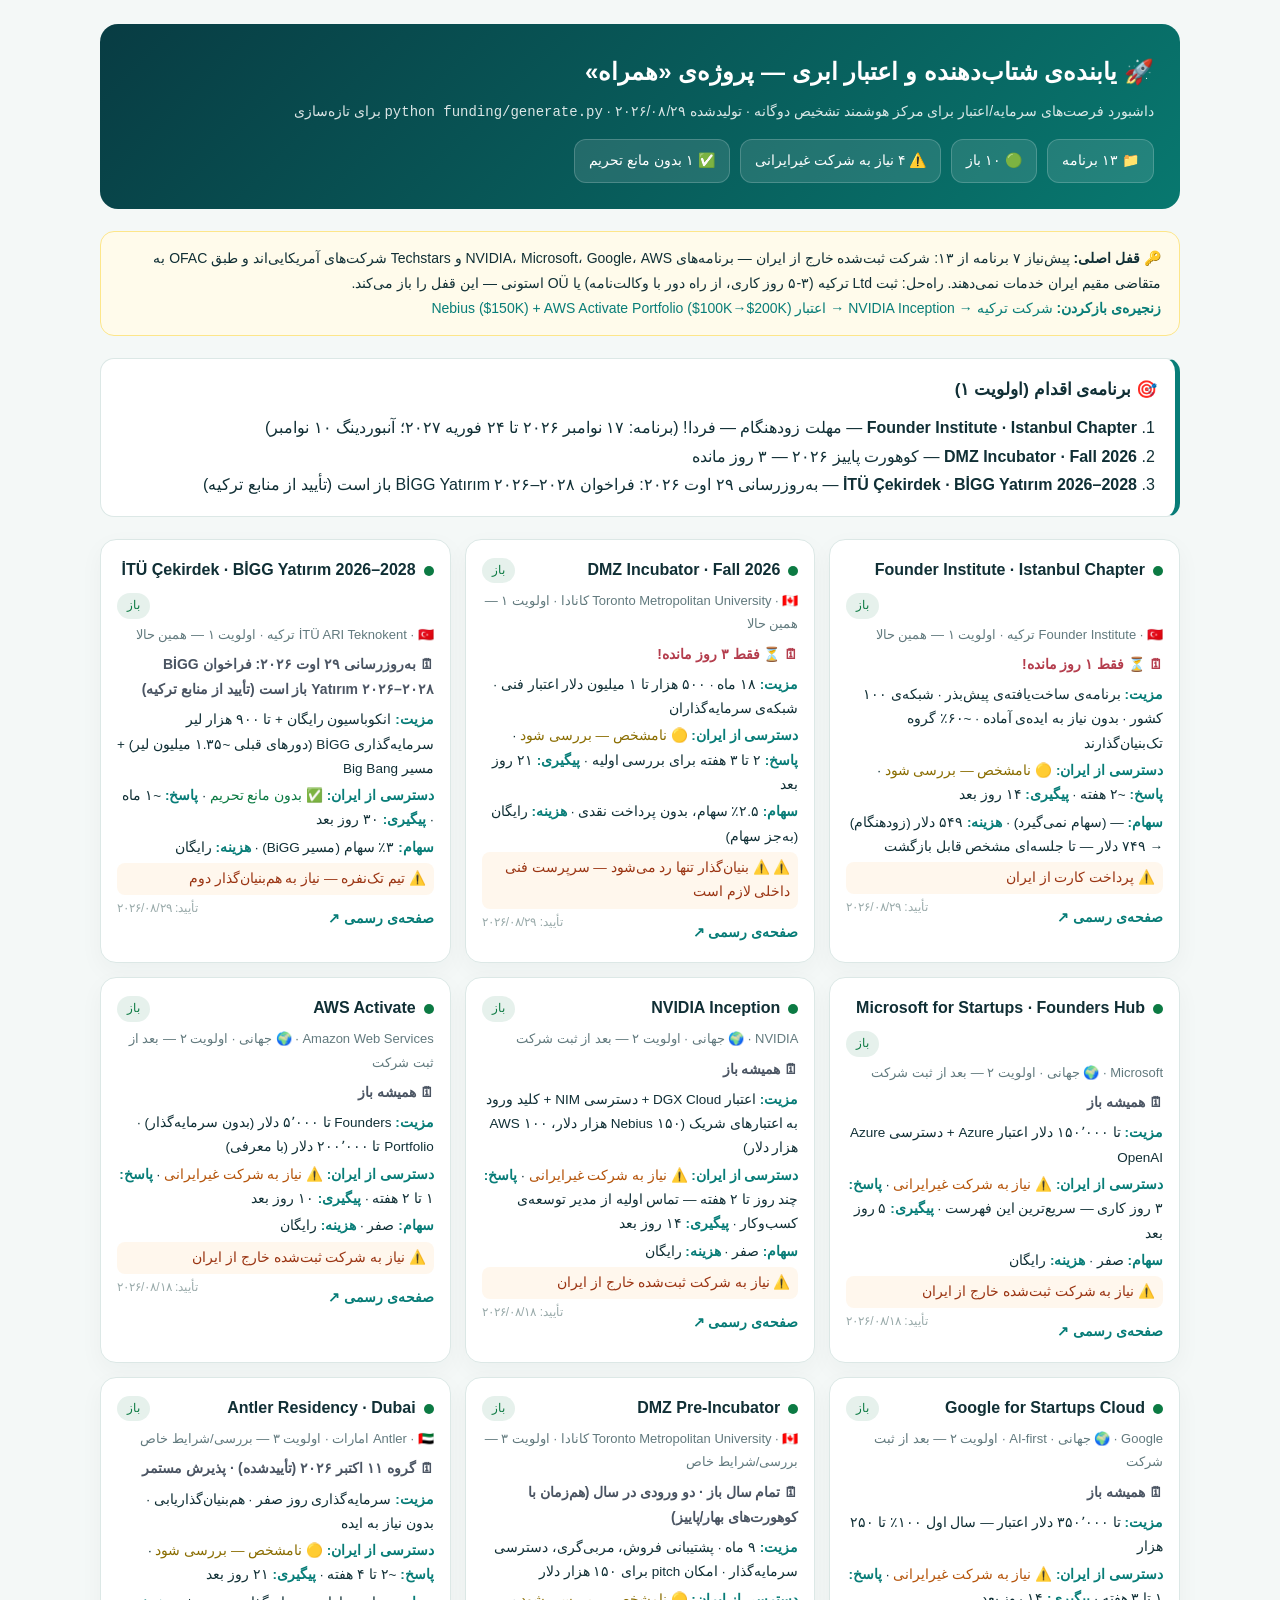
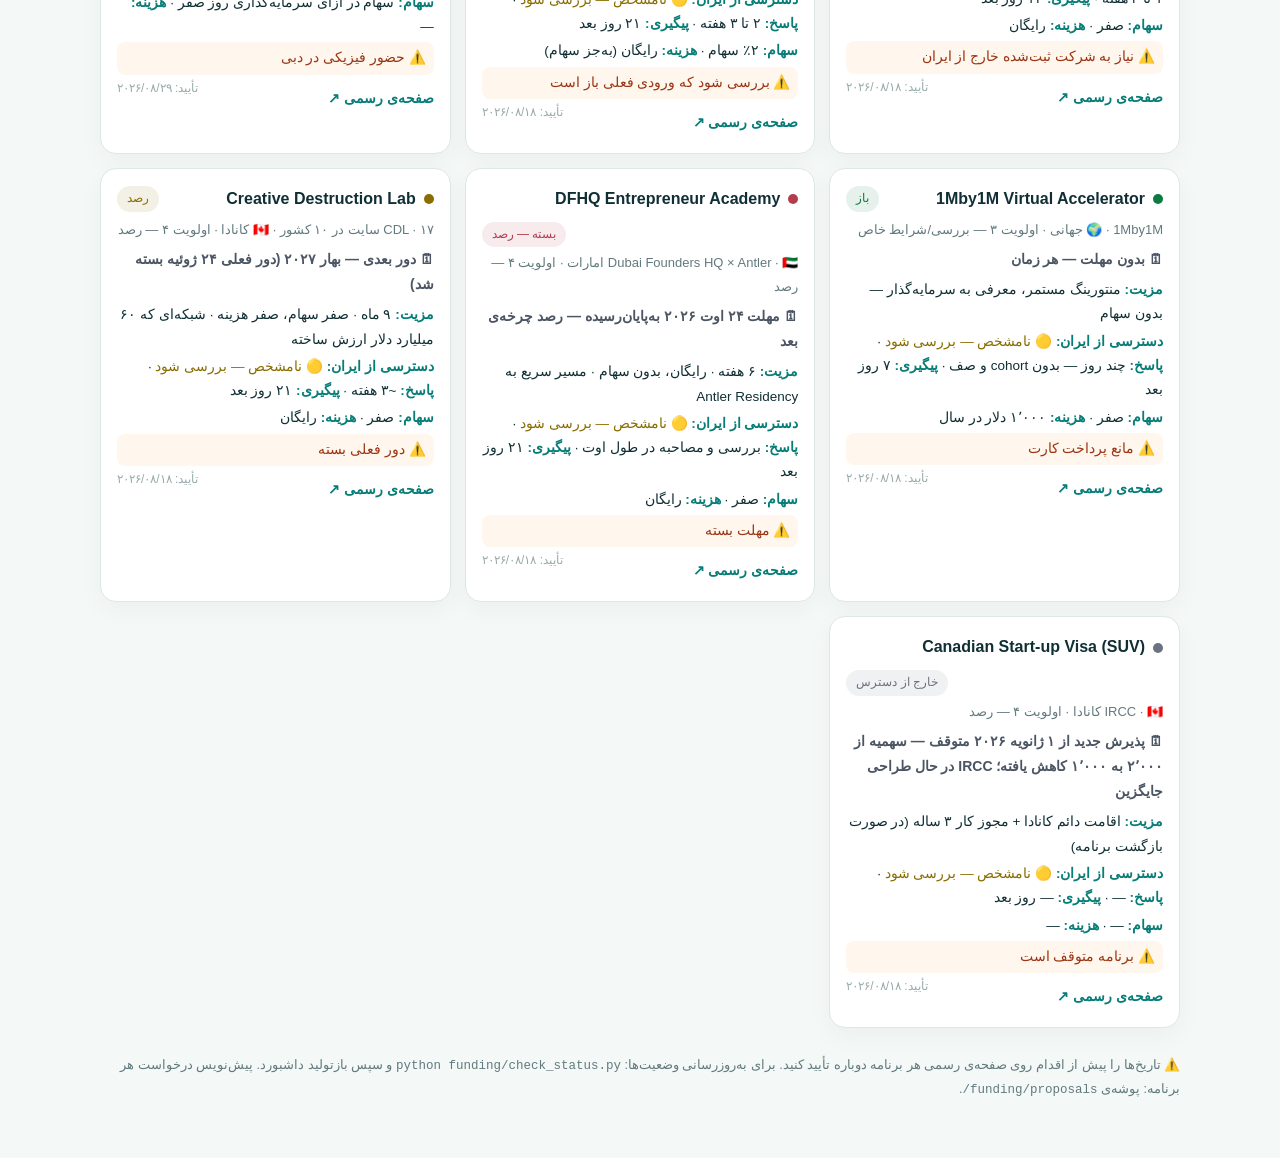
<file: funding/dashboard.html>
<!doctype html><html lang="fa" dir="rtl"><head><meta charset="utf-8">
<meta name="viewport" content="width=device-width,initial-scale=1">
<title>یابنده‌ی شتاب‌دهنده | همراه</title><style>
body{margin:0;font-family:Tahoma,Arial,sans-serif;background:#f4f8f7;color:#102f35;line-height:1.8}
.wrap{max-width:1080px;margin:auto;padding:24px 18px 60px}
header{background:linear-gradient(135deg,#083c43,#08786f);color:#fff;border-radius:18px;padding:26px;margin-bottom:22px}
h1{margin:0 0 6px;font-size:24px} .sub{opacity:.85;font-size:14px}
.stats{display:flex;gap:10px;flex-wrap:wrap;margin-top:14px}
.stat{background:#ffffff1c;border:1px solid #ffffff30;border-radius:12px;padding:8px 14px;font-size:14px}
.plan{background:#fff;border:1px solid #dce8e6;border-right:5px solid #087d78;border-radius:14px;padding:16px 18px;margin-bottom:22px}
.plan h2{margin:0 0 8px;font-size:17px} .plan ol{margin:6px 0 0;padding-right:20px}
.grid{display:grid;grid-template-columns:repeat(auto-fit,minmax(320px,1fr));gap:14px}
.card{background:#fff;border:1px solid #dce8e6;border-radius:16px;padding:16px;box-shadow:0 8px 24px #163e380a}
.head{display:flex;align-items:center;gap:8px;flex-wrap:wrap;font-size:16px}
.dot{width:10px;height:10px;border-radius:50%;flex:none}
.badge{font-size:12px;border-radius:20px;padding:2px 10px;margin-right:auto}
.meta{color:#627a7e;font-size:13px;margin:4px 0}
.deadline{font-weight:bold;font-size:14px;margin:6px 0}
.row{font-size:13.5px;margin:3px 0} .k{color:#087d78;font-weight:bold}
.warn{color:#9a3412;background:#fff7ed;border-radius:8px;padding:4px 8px}
.lnk{display:inline-block;margin-top:8px;color:#087d78;font-weight:bold;text-decoration:none;font-size:14px}
.verified{float:left;color:#9aa;font-size:12px}
.unlock{background:#fffbeb;border:1px solid #fde68a;border-radius:14px;padding:14px 18px;margin-bottom:22px;font-size:14px}
footer{margin-top:26px;color:#627a7e;font-size:12.5px}
</style></head><body><div class="wrap">
<header><h1>🚀 یابنده‌ی شتاب‌دهنده و اعتبار ابری — پروژه‌ی «همراه»</h1>
<div class="sub">داشبورد فرصت‌های سرمایه/اعتبار برای مرکز هوشمند تشخیص دوگانه · تولیدشده ۲۰۲۶/۰۸/۲۹ · <code>python funding/generate.py</code> برای تازه‌سازی</div>
<div class="stats">
<div class="stat">📁 ۱۳ برنامه</div>
<div class="stat">🟢 ۱۰ باز</div>
<div class="stat">⚠️ ۴ نیاز به شرکت غیرایرانی</div>
<div class="stat">✅ ۱ بدون مانع تحریم</div>
</div></header>
<div class="unlock">🔑 <b>قفل اصلی:</b> پیش‌نیاز ۷ برنامه از ۱۳: شرکت ثبت‌شده خارج از ایران — برنامه‌های NVIDIA، Microsoft، Google، AWS و Techstars شرکت‌های آمریکایی‌اند و طبق OFAC به متقاضی مقیم ایران خدمات نمی‌دهند. راه‌حل: ثبت Ltd ترکیه (۳-۵ روز کاری، از راه دور با وکالت‌نامه) یا OÜ استونی — این قفل را باز می‌کند.<br>
<span style="color:#087d78"><b>زنجیره‌ی بازکردن:</b> شرکت ترکیه → NVIDIA Inception → اعتبار Nebius ($150K) + AWS Activate Portfolio ($100K→$200K)</span></div>
<div class="plan"><h2>🎯 برنامه‌ی اقدام (اولویت ۱)</h2><ol><li><b>Founder Institute · Istanbul Chapter</b> — مهلت زودهنگام — فردا! (برنامه: ۱۷ نوامبر ۲۰۲۶ تا ۲۴ فوریه ۲۰۲۷؛ آنبوردینگ ۱۰ نوامبر)</li><li><b>DMZ Incubator · Fall 2026</b> — کوهورت پاییز ۲۰۲۶ — ۳ روز مانده</li><li><b>İTÜ Çekirdek · BİGG Yatırım 2026–2028</b> — به‌روزرسانی ۲۹ اوت ۲۰۲۶: فراخوان BİGG Yatırım ۲۰۲۶–۲۰۲۸ باز است (تأیید از منابع ترکیه)</li></ol></div>
<div class="grid">
<div class="card">
  <div class="head"><span class="dot" style="background:#0c7a43"></span>
    <b>Founder Institute · Istanbul Chapter</b>
    <span class="badge" style="background:#0c7a431a;color:#0c7a43">باز</span></div>
  <div class="meta">Founder Institute · 🇹🇷 ترکیه · اولویت ۱ — همین حالا</div>
  <div class="deadline" style="color:#b43d4d">🗓 ⏳ فقط ۱ روز مانده!</div>
  <div class="row"><span class="k">مزیت:</span> برنامه‌ی ساخت‌یافته‌ی پیش‌بذر · شبکه‌ی ۱۰۰ کشور · بدون نیاز به ایده‌ی آماده · ~۶۰٪ گروه تک‌بنیان‌گذارند</div>
  <div class="row"><span class="k">دسترسی از ایران:</span> <span style="color:#8a6d00">🟡 نامشخص — بررسی شود</span>
   · <span class="k">پاسخ:</span> ~۲ هفته
   · <span class="k">پیگیری:</span> ۱۴ روز بعد</div>
  <div class="row"><span class="k">سهام:</span> — (سهام نمی‌گیرد) · <span class="k">هزینه:</span> ۵۴۹ دلار (زودهنگام) → ۷۴۹ دلار — تا جلسه‌ای مشخص قابل بازگشت</div>
  <div class="row warn">⚠️ پرداخت کارت از ایران</div>
  <a class="lnk" href="https://fi.co/apply/istanbul" target="_blank" rel="noopener">صفحه‌ی رسمی ↗</a>
  <span class="verified">تأیید: ۲۰۲۶/۰۸/۲۹</span>
</div>
<div class="card">
  <div class="head"><span class="dot" style="background:#0c7a43"></span>
    <b>DMZ Incubator · Fall 2026</b>
    <span class="badge" style="background:#0c7a431a;color:#0c7a43">باز</span></div>
  <div class="meta">Toronto Metropolitan University · 🇨🇦 کانادا · اولویت ۱ — همین حالا</div>
  <div class="deadline" style="color:#b43d4d">🗓 ⏳ فقط ۳ روز مانده!</div>
  <div class="row"><span class="k">مزیت:</span> ۱۸ ماه · ۵۰۰ هزار تا ۱ میلیون دلار اعتبار فنی · شبکه‌ی سرمایه‌گذاران</div>
  <div class="row"><span class="k">دسترسی از ایران:</span> <span style="color:#8a6d00">🟡 نامشخص — بررسی شود</span>
   · <span class="k">پاسخ:</span> ۲ تا ۳ هفته برای بررسی اولیه
   · <span class="k">پیگیری:</span> ۲۱ روز بعد</div>
  <div class="row"><span class="k">سهام:</span> ۲.۵٪ سهام، بدون پرداخت نقدی · <span class="k">هزینه:</span> رایگان (به‌جز سهام)</div>
  <div class="row warn">⚠️ ⚠️ بنیان‌گذار تنها رد می‌شود — سرپرست فنی داخلی لازم است</div>
  <a class="lnk" href="https://dmz.torontomu.ca/incubator" target="_blank" rel="noopener">صفحه‌ی رسمی ↗</a>
  <span class="verified">تأیید: ۲۰۲۶/۰۸/۲۹</span>
</div>
<div class="card">
  <div class="head"><span class="dot" style="background:#0c7a43"></span>
    <b>İTÜ Çekirdek · BİGG Yatırım 2026–2028</b>
    <span class="badge" style="background:#0c7a431a;color:#0c7a43">باز</span></div>
  <div class="meta">İTÜ ARI Teknokent · 🇹🇷 ترکیه · اولویت ۱ — همین حالا</div>
  <div class="deadline" style="color:#4b5563">🗓 به‌روزرسانی ۲۹ اوت ۲۰۲۶: فراخوان BİGG Yatırım ۲۰۲۶–۲۰۲۸ باز است (تأیید از منابع ترکیه)</div>
  <div class="row"><span class="k">مزیت:</span> انکوباسیون رایگان + تا ۹۰۰ هزار لیر سرمایه‌گذاری BİGG (دورهای قبلی ~۱.۳۵ میلیون لیر) + مسیر Big Bang</div>
  <div class="row"><span class="k">دسترسی از ایران:</span> <span style="color:#0c7a43">✅ بدون مانع تحریم</span>
   · <span class="k">پاسخ:</span> ~۱ ماه
   · <span class="k">پیگیری:</span> ۳۰ روز بعد</div>
  <div class="row"><span class="k">سهام:</span> ۳٪ سهام (مسیر BiGG) · <span class="k">هزینه:</span> رایگان</div>
  <div class="row warn">⚠️ تیم تک‌نفره — نیاز به هم‌بنیان‌گذار دوم</div>
  <a class="lnk" href="https://basvuru.itucekirdek.com/" target="_blank" rel="noopener">صفحه‌ی رسمی ↗</a>
  <span class="verified">تأیید: ۲۰۲۶/۰۸/۲۹</span>
</div>
<div class="card">
  <div class="head"><span class="dot" style="background:#0c7a43"></span>
    <b>Microsoft for Startups · Founders Hub</b>
    <span class="badge" style="background:#0c7a431a;color:#0c7a43">باز</span></div>
  <div class="meta">Microsoft · 🌍 جهانی · اولویت ۲ — بعد از ثبت شرکت</div>
  <div class="deadline" style="color:#4b5563">🗓 همیشه باز</div>
  <div class="row"><span class="k">مزیت:</span> تا ۱۵۰٬۰۰۰ دلار اعتبار Azure + دسترسی Azure OpenAI</div>
  <div class="row"><span class="k">دسترسی از ایران:</span> <span style="color:#b45309">⚠️ نیاز به شرکت غیرایرانی</span>
   · <span class="k">پاسخ:</span> ۳ روز کاری — سریع‌ترین این فهرست
   · <span class="k">پیگیری:</span> ۵ روز بعد</div>
  <div class="row"><span class="k">سهام:</span> صفر · <span class="k">هزینه:</span> رایگان</div>
  <div class="row warn">⚠️ نیاز به شرکت ثبت‌شده خارج از ایران</div>
  <a class="lnk" href="https://www.microsoft.com/en-us/startups" target="_blank" rel="noopener">صفحه‌ی رسمی ↗</a>
  <span class="verified">تأیید: ۲۰۲۶/۰۸/۱۸</span>
</div>
<div class="card">
  <div class="head"><span class="dot" style="background:#0c7a43"></span>
    <b>NVIDIA Inception</b>
    <span class="badge" style="background:#0c7a431a;color:#0c7a43">باز</span></div>
  <div class="meta">NVIDIA · 🌍 جهانی · اولویت ۲ — بعد از ثبت شرکت</div>
  <div class="deadline" style="color:#4b5563">🗓 همیشه باز</div>
  <div class="row"><span class="k">مزیت:</span> اعتبار DGX Cloud + دسترسی NIM + کلید ورود به اعتبارهای شریک (Nebius ۱۵۰ هزار دلار، AWS ۱۰۰ هزار دلار)</div>
  <div class="row"><span class="k">دسترسی از ایران:</span> <span style="color:#b45309">⚠️ نیاز به شرکت غیرایرانی</span>
   · <span class="k">پاسخ:</span> چند روز تا ۲ هفته — تماس اولیه از مدیر توسعه‌ی کسب‌وکار
   · <span class="k">پیگیری:</span> ۱۴ روز بعد</div>
  <div class="row"><span class="k">سهام:</span> صفر · <span class="k">هزینه:</span> رایگان</div>
  <div class="row warn">⚠️ نیاز به شرکت ثبت‌شده خارج از ایران</div>
  <a class="lnk" href="https://www.nvidia.com/en-us/startups/" target="_blank" rel="noopener">صفحه‌ی رسمی ↗</a>
  <span class="verified">تأیید: ۲۰۲۶/۰۸/۱۸</span>
</div>
<div class="card">
  <div class="head"><span class="dot" style="background:#0c7a43"></span>
    <b>AWS Activate</b>
    <span class="badge" style="background:#0c7a431a;color:#0c7a43">باز</span></div>
  <div class="meta">Amazon Web Services · 🌍 جهانی · اولویت ۲ — بعد از ثبت شرکت</div>
  <div class="deadline" style="color:#4b5563">🗓 همیشه باز</div>
  <div class="row"><span class="k">مزیت:</span> Founders تا ۵٬۰۰۰ دلار (بدون سرمایه‌گذار) · Portfolio تا ۲۰۰٬۰۰۰ دلار (با معرفی)</div>
  <div class="row"><span class="k">دسترسی از ایران:</span> <span style="color:#b45309">⚠️ نیاز به شرکت غیرایرانی</span>
   · <span class="k">پاسخ:</span> ۱ تا ۲ هفته
   · <span class="k">پیگیری:</span> ۱۰ روز بعد</div>
  <div class="row"><span class="k">سهام:</span> صفر · <span class="k">هزینه:</span> رایگان</div>
  <div class="row warn">⚠️ نیاز به شرکت ثبت‌شده خارج از ایران</div>
  <a class="lnk" href="https://aws.amazon.com/activate/" target="_blank" rel="noopener">صفحه‌ی رسمی ↗</a>
  <span class="verified">تأیید: ۲۰۲۶/۰۸/۱۸</span>
</div>
<div class="card">
  <div class="head"><span class="dot" style="background:#0c7a43"></span>
    <b>Google for Startups Cloud</b>
    <span class="badge" style="background:#0c7a431a;color:#0c7a43">باز</span></div>
  <div class="meta">Google · 🌍 جهانی · AI-first · اولویت ۲ — بعد از ثبت شرکت</div>
  <div class="deadline" style="color:#4b5563">🗓 همیشه باز</div>
  <div class="row"><span class="k">مزیت:</span> تا ۳۵۰٬۰۰۰ دلار اعتبار — سال اول ۱۰۰٪ تا ۲۵۰ هزار</div>
  <div class="row"><span class="k">دسترسی از ایران:</span> <span style="color:#b45309">⚠️ نیاز به شرکت غیرایرانی</span>
   · <span class="k">پاسخ:</span> ۱ تا ۳ هفته
   · <span class="k">پیگیری:</span> ۱۴ روز بعد</div>
  <div class="row"><span class="k">سهام:</span> صفر · <span class="k">هزینه:</span> رایگان</div>
  <div class="row warn">⚠️ نیاز به شرکت ثبت‌شده خارج از ایران</div>
  <a class="lnk" href="https://cloud.google.com/startup" target="_blank" rel="noopener">صفحه‌ی رسمی ↗</a>
  <span class="verified">تأیید: ۲۰۲۶/۰۸/۱۸</span>
</div>
<div class="card">
  <div class="head"><span class="dot" style="background:#0c7a43"></span>
    <b>DMZ Pre-Incubator</b>
    <span class="badge" style="background:#0c7a431a;color:#0c7a43">باز</span></div>
  <div class="meta">Toronto Metropolitan University · 🇨🇦 کانادا · اولویت ۳ — بررسی/شرایط خاص</div>
  <div class="deadline" style="color:#4b5563">🗓 تمام سال باز · دو ورودی در سال (هم‌زمان با کوهورت‌های بهار/پاییز)</div>
  <div class="row"><span class="k">مزیت:</span> ۹ ماه · پشتیبانی فروش، مربی‌گری، دسترسی سرمایه‌گذار · امکان pitch برای ۱۵۰ هزار دلار</div>
  <div class="row"><span class="k">دسترسی از ایران:</span> <span style="color:#8a6d00">🟡 نامشخص — بررسی شود</span>
   · <span class="k">پاسخ:</span> ۲ تا ۳ هفته
   · <span class="k">پیگیری:</span> ۲۱ روز بعد</div>
  <div class="row"><span class="k">سهام:</span> ۲٪ سهام · <span class="k">هزینه:</span> رایگان (به‌جز سهام)</div>
  <div class="row warn">⚠️ بررسی شود که ورودی فعلی باز است</div>
  <a class="lnk" href="https://dmz.torontomu.ca/pre-incubator" target="_blank" rel="noopener">صفحه‌ی رسمی ↗</a>
  <span class="verified">تأیید: ۲۰۲۶/۰۸/۱۸</span>
</div>
<div class="card">
  <div class="head"><span class="dot" style="background:#0c7a43"></span>
    <b>Antler Residency · Dubai</b>
    <span class="badge" style="background:#0c7a431a;color:#0c7a43">باز</span></div>
  <div class="meta">Antler · 🇦🇪 امارات · اولویت ۳ — بررسی/شرایط خاص</div>
  <div class="deadline" style="color:#4b5563">🗓 گروه ۱۱ اکتبر ۲۰۲۶ (تأییدشده) · پذیرش مستمر</div>
  <div class="row"><span class="k">مزیت:</span> سرمایه‌گذاری روز صفر · هم‌بنیان‌گذاریابی · بدون نیاز به ایده</div>
  <div class="row"><span class="k">دسترسی از ایران:</span> <span style="color:#8a6d00">🟡 نامشخص — بررسی شود</span>
   · <span class="k">پاسخ:</span> ~۲ تا ۴ هفته
   · <span class="k">پیگیری:</span> ۲۱ روز بعد</div>
  <div class="row"><span class="k">سهام:</span> سهام در ازای سرمایه‌گذاری روز صفر · <span class="k">هزینه:</span> —</div>
  <div class="row warn">⚠️ حضور فیزیکی در دبی</div>
  <a class="lnk" href="https://www.antler.co/apply" target="_blank" rel="noopener">صفحه‌ی رسمی ↗</a>
  <span class="verified">تأیید: ۲۰۲۶/۰۸/۲۹</span>
</div>
<div class="card">
  <div class="head"><span class="dot" style="background:#0c7a43"></span>
    <b>1Mby1M Virtual Accelerator</b>
    <span class="badge" style="background:#0c7a431a;color:#0c7a43">باز</span></div>
  <div class="meta">1Mby1M · 🌍 جهانی · اولویت ۳ — بررسی/شرایط خاص</div>
  <div class="deadline" style="color:#4b5563">🗓 بدون مهلت — هر زمان</div>
  <div class="row"><span class="k">مزیت:</span> منتورینگ مستمر، معرفی به سرمایه‌گذار — بدون سهام</div>
  <div class="row"><span class="k">دسترسی از ایران:</span> <span style="color:#8a6d00">🟡 نامشخص — بررسی شود</span>
   · <span class="k">پاسخ:</span> چند روز — بدون cohort و صف
   · <span class="k">پیگیری:</span> ۷ روز بعد</div>
  <div class="row"><span class="k">سهام:</span> صفر · <span class="k">هزینه:</span> ۱٬۰۰۰ دلار در سال</div>
  <div class="row warn">⚠️ مانع پرداخت کارت</div>
  <a class="lnk" href="https://1m1m.sramanamitra.com/virtual-accelerator/" target="_blank" rel="noopener">صفحه‌ی رسمی ↗</a>
  <span class="verified">تأیید: ۲۰۲۶/۰۸/۱۸</span>
</div>
<div class="card">
  <div class="head"><span class="dot" style="background:#b43d4d"></span>
    <b>DFHQ Entrepreneur Academy</b>
    <span class="badge" style="background:#b43d4d1a;color:#b43d4d">بسته — رصد</span></div>
  <div class="meta">Dubai Founders HQ × Antler · 🇦🇪 امارات · اولویت ۴ — رصد</div>
  <div class="deadline" style="color:#4b5563">🗓 مهلت ۲۴ اوت ۲۰۲۶ به‌پایان‌رسیده — رصد چرخه‌ی بعد</div>
  <div class="row"><span class="k">مزیت:</span> ۶ هفته · رایگان، بدون سهام · مسیر سریع به Antler Residency</div>
  <div class="row"><span class="k">دسترسی از ایران:</span> <span style="color:#8a6d00">🟡 نامشخص — بررسی شود</span>
   · <span class="k">پاسخ:</span> بررسی و مصاحبه در طول اوت
   · <span class="k">پیگیری:</span> ۲۱ روز بعد</div>
  <div class="row"><span class="k">سهام:</span> صفر · <span class="k">هزینه:</span> رایگان</div>
  <div class="row warn">⚠️ مهلت بسته</div>
  <a class="lnk" href="https://airtable.com/apphfHMaBEr2dYAfx/paggzFhFJ2mw1Vp06/form" target="_blank" rel="noopener">صفحه‌ی رسمی ↗</a>
  <span class="verified">تأیید: ۲۰۲۶/۰۸/۱۸</span>
</div>
<div class="card">
  <div class="head"><span class="dot" style="background:#8a6d00"></span>
    <b>Creative Destruction Lab</b>
    <span class="badge" style="background:#8a6d001a;color:#8a6d00">رصد</span></div>
  <div class="meta">CDL · ۱۷ سایت در ۱۰ کشور · 🇨🇦 کانادا · اولویت ۴ — رصد</div>
  <div class="deadline" style="color:#4b5563">🗓 دور بعدی — بهار ۲۰۲۷ (دور فعلی ۲۴ ژوئیه بسته شد)</div>
  <div class="row"><span class="k">مزیت:</span> ۹ ماه · صفر سهام، صفر هزینه · شبکه‌ای که ۶۰ میلیارد دلار ارزش ساخته</div>
  <div class="row"><span class="k">دسترسی از ایران:</span> <span style="color:#8a6d00">🟡 نامشخص — بررسی شود</span>
   · <span class="k">پاسخ:</span> ~۳ هفته
   · <span class="k">پیگیری:</span> ۲۱ روز بعد</div>
  <div class="row"><span class="k">سهام:</span> صفر · <span class="k">هزینه:</span> رایگان</div>
  <div class="row warn">⚠️ دور فعلی بسته</div>
  <a class="lnk" href="https://creativedestructionlab.com/application-triage/" target="_blank" rel="noopener">صفحه‌ی رسمی ↗</a>
  <span class="verified">تأیید: ۲۰۲۶/۰۸/۱۸</span>
</div>
<div class="card">
  <div class="head"><span class="dot" style="background:#6b7280"></span>
    <b>Canadian Start-up Visa (SUV)</b>
    <span class="badge" style="background:#6b72801a;color:#6b7280">خارج از دسترس</span></div>
  <div class="meta">IRCC · 🇨🇦 کانادا · اولویت ۴ — رصد</div>
  <div class="deadline" style="color:#4b5563">🗓 پذیرش جدید از ۱ ژانویه ۲۰۲۶ متوقف — سهمیه از ۲٬۰۰۰ به ۱٬۰۰۰ کاهش یافته؛ IRCC در حال طراحی جایگزین</div>
  <div class="row"><span class="k">مزیت:</span> اقامت دائم کانادا + مجوز کار ۳ ساله (در صورت بازگشت برنامه)</div>
  <div class="row"><span class="k">دسترسی از ایران:</span> <span style="color:#8a6d00">🟡 نامشخص — بررسی شود</span>
   · <span class="k">پاسخ:</span> —
   · <span class="k">پیگیری:</span> — روز بعد</div>
  <div class="row"><span class="k">سهام:</span> — · <span class="k">هزینه:</span> —</div>
  <div class="row warn">⚠️ برنامه متوقف است</div>
  <a class="lnk" href="https://www.canada.ca/en/immigration-refugees-citizenship/services/immigrate-canada/start-visa/eligibility.html" target="_blank" rel="noopener">صفحه‌ی رسمی ↗</a>
  <span class="verified">تأیید: ۲۰۲۶/۰۸/۱۸</span>
</div></div>
<footer>⚠️ تاریخ‌ها را پیش از اقدام روی صفحه‌ی رسمی هر برنامه دوباره تأیید کنید.
برای به‌روزرسانی وضعیت‌ها: <code>python funding/check_status.py</code> و سپس بازتولید داشبورد.
پیش‌نویس درخواست هر برنامه: پوشه‌ی <code>funding/proposals/</code>.</footer>
</div></body></html>
</file>
<file: style.css>
/* =========================================================
   پروتکل تشخیص دوگانه — استایل اصلی
   طراحی: تم پزشکی، راست‌چین، فارسی
   ========================================================= */

:root {
  --teal-900: #0b3d3d;
  --teal-700: #0e6a6a;
  --teal-600: #0f7c7c;
  --teal-50: #ecf6f6;
  --cyan-700: #0e7490;
  --emerald: #0d9488;
  --amber: #d97706;
  --rose: #be123c;
  --ink: #0f2a2a;
  --body: #1d2b2b;
  --muted: #5b7171;
  --line: #d8e6e6;
  --bg: #f4f8f8;
  --bg-alt: #eef4f4;
  --card: #ffffff;
  --shadow: 0 1px 2px rgba(11,61,61,.05), 0 8px 24px rgba(11,61,61,.07);
  --radius: 16px;
}

/* =========================================================
   نوار ساده‌ی بیمار — کم‌بار شناختی، همدلانه
   ========================================================= */
/* ===================== LOVE TRIANGLE ===================== */
.love-intro { max-width: 760px; line-height: 2; margin: 0 auto 28px; text-align: center; font-size: 1.05rem; }
.love-card { background: var(--bg-card, #fff); border: 1px solid rgba(236, 72, 153, .18); border-radius: 16px; padding: 26px 20px; text-align: center; box-shadow: 0 6px 18px rgba(236, 72, 153, .06); }
.love-card .love-emoji { font-size: 2.2rem; margin-bottom: 10px; }
.love-card h4 { margin: 6px 0 10px; font-size: 1.15rem; }
.love-card p { line-height: 1.9; font-size: .95rem; opacity: .9; }
.love-warn, .love-family { border-radius: 16px; padding: 24px 26px; margin: 26px 0; line-height: 2; }
.love-warn { background: linear-gradient(135deg, rgba(255, 244, 230, .9), rgba(255, 236, 210, .6)); border: 1px solid rgba(245, 158, 11, .25); }
.love-family { background: linear-gradient(135deg, rgba(240, 244, 255, .9), rgba(230, 236, 255, .6)); border: 1px solid rgba(99, 102, 241, .22); }
.love-warn h3, .love-family h3 { margin: 0 0 12px; font-size: 1.1rem; }
.love-warn ul, .love-family ul { margin: 0; padding-right: 20px; }
.love-warn li, .love-family li { margin-bottom: 10px; }
.love-cta { text-align: center; margin-top: 22px; line-height: 2; }
.love-cta a { color: #ec4899; font-weight: 700; }

.patient-strip {
  background: linear-gradient(135deg, #ecf6f6, #fdf8ef);
  border-bottom: 1px solid var(--line);
  padding: 18px 0;
}
.patient-strip-inner {
  display: flex;
  gap: 24px;
  align-items: center;
  justify-content: space-between;
  flex-wrap: wrap;
}
.patient-strip-text { max-width: 640px; line-height: 1.9; }
.patient-strip-text strong { color: var(--teal-900); font-size: 1.02rem; display: block; }
.patient-strip-text span { color: var(--body); font-size: .92rem; }
.patient-strip-text a { color: var(--teal-700); font-weight: 700; }
.patient-strip-sos {
  background: #fff;
  border: 1px solid var(--line);
  border-inline-start: 4px solid var(--rose);
  border-radius: 12px;
  padding: 12px 18px;
  box-shadow: var(--shadow);
}
.patient-strip-sos span { display: block; color: var(--muted); font-size: .8rem; margin-bottom: 4px; }
.patient-strip-sos strong { color: var(--rose); font-size: .95rem; }
@media (max-width: 720px) {
  .patient-strip-inner { flex-direction: column; align-items: flex-start; }
}

* { box-sizing: border-box; margin: 0; padding: 0; }

html { scroll-behavior: smooth; }

body {
  font-family: 'Vazirmatn', 'Tahoma', 'Segoe UI', sans-serif;
  background: var(--bg);
  color: var(--body);
  line-height: 1.85;
  font-size: 16px;
  -webkit-font-smoothing: antialiased;
}

.container { width: 100%; max-width: 1140px; margin: 0 auto; padding: 0 20px; }

a { color: var(--teal-700); text-decoration: none; }
a:hover { text-decoration: underline; }

/* ---------- NAV ---------- */
.site-nav {
  position: sticky; top: 0; z-index: 50;
  background: rgba(255,255,255,.9);
  backdrop-filter: blur(10px);
  border-bottom: 1px solid var(--line);
}
.nav-inner { display: flex; align-items: center; justify-content: space-between; height: 64px; }
.brand { display: flex; align-items: center; gap: 10px; font-weight: 800; color: var(--teal-900); font-size: 1.05rem; }
.brand-mark { width: 34px; height: 34px; display: grid; place-items: center; background: var(--teal-700); color: #fff; border-radius: 10px; font-size: 1.1rem; }
.nav-links { display: flex; gap: 18px; align-items: center; }
.nav-links a { color: var(--body); font-size: .92rem; font-weight: 500; }
.nav-links a:hover { color: var(--teal-700); text-decoration: none; }
.nav-cta { background: var(--teal-700); color: #fff !important; padding: 7px 16px; border-radius: 999px; }
.nav-cta:hover { background: var(--teal-900); }
@media (max-width: 860px) { .nav-links { display: none; } }

/* ---------- HERO ---------- */
.hero {
  position: relative; overflow: hidden;
  background: radial-gradient(1200px 500px at 80% -10%, rgba(13,148,136,.18), transparent 60%),
              linear-gradient(160deg, #062e2e 0%, #0e6a6a 60%, #0d9488 120%);
  color: #eafaf8; padding: 84px 0 64px; text-align: center;
}
.eyebrow {
  display: inline-block; padding: 6px 16px; border: 1px solid rgba(255,255,255,.3);
  border-radius: 999px; font-size: .82rem; color: #bdf0ea; margin-bottom: 22px;
}
.hero h1 { font-size: clamp(1.9rem, 4.5vw, 3.1rem); font-weight: 800; line-height: 1.3; letter-spacing: -.5px; }
.for-iran { color: #7fe3d6; }
.hero-sub { margin-top: 14px; font-size: 1.12rem; font-weight: 600; color: #d8f5f0; }
.hero-desc { margin-top: 8px; color: #b9e8e2; font-size: 1rem; }
.hero-cta { margin-top: 28px; display: flex; gap: 14px; justify-content: center; flex-wrap: wrap; }
.btn {
  display: inline-block; padding: 12px 26px; border-radius: 999px; font-weight: 700;
  font-size: .98rem; cursor: pointer; border: none; transition: transform .15s ease, box-shadow .15s ease;
}
.btn:hover { text-decoration: none; transform: translateY(-2px); }
.btn-primary { background: #fff; color: var(--teal-900); box-shadow: 0 8px 24px rgba(0,0,0,.18); }
.btn-ghost { background: rgba(255,255,255,.1); color: #fff; border: 1px solid rgba(255,255,255,.4); }
.hero-stats { margin-top: 46px; display: grid; grid-template-columns: repeat(4,1fr); gap: 16px; max-width: 720px; margin-inline: auto; }
.stat { background: rgba(255,255,255,.08); border: 1px solid rgba(255,255,255,.16); border-radius: 14px; padding: 18px 10px; }
.stat-num { font-size: 1.9rem; font-weight: 800; color: #7fe3d6; }
.stat-label { font-size: .82rem; color: #cdeee9; }
@media (max-width: 600px) { .hero-stats { grid-template-columns: repeat(2,1fr); } }

/* ---------- SECTIONS ---------- */
.section { padding: 72px 0; }
.section-alt { background: var(--bg-alt); }
.section-head { text-align: center; max-width: 760px; margin: 0 auto 44px; }
.section-kicker { display: inline-block; color: var(--emerald); font-weight: 700; font-size: .85rem; letter-spacing: 1px; margin-bottom: 10px; }
.section-head h2 { font-size: clamp(1.6rem, 3.5vw, 2.3rem); color: var(--teal-900); font-weight: 800; }
.section-sub { margin-top: 12px; color: var(--muted); font-size: 1.02rem; }

.sub-block { margin-top: 52px; }
.sub-title { font-size: 1.3rem; color: var(--teal-900); margin-bottom: 22px; padding-right: 14px; border-right: 4px solid var(--emerald); }
.muted { color: var(--muted); font-weight: 500; font-size: .9rem; }

/* ---------- GRID ---------- */
.cards-grid { display: grid; grid-template-columns: repeat(3,1fr); gap: 20px; }
.cards-grid-4 { grid-template-columns: repeat(4,1fr); }
.cards-grid-3 { grid-template-columns: repeat(3,1fr); }
@media (max-width: 900px) { .cards-grid, .cards-grid-3 { grid-template-columns: repeat(2,1fr); } .cards-grid-4 { grid-template-columns: repeat(2,1fr); } }
@media (max-width: 600px) { .cards-grid, .cards-grid-3, .cards-grid-4 { grid-template-columns: 1fr; } }

/* ---------- MODEL CARDS ---------- */
.model-card { background: var(--card); border: 1px solid var(--line); border-radius: var(--radius); padding: 22px; box-shadow: var(--shadow); }
.model-head { display: flex; justify-content: space-between; align-items: flex-start; gap: 10px; margin-bottom: 12px; }
.model-head h3 { font-size: 1.08rem; color: var(--teal-900); }
.model-en { color: var(--muted); font-size: .85rem; font-weight: 500; }
.model-card p { font-size: .93rem; margin-bottom: 10px; color: var(--body); }
.mech, .use { font-size: .86rem; color: #41584f; background: var(--teal-50); padding: 10px 12px; border-radius: 10px; }
.use { background: #f0fdf9; }

.badge { font-size: .72rem; font-weight: 700; padding: 4px 10px; border-radius: 999px; white-space: nowrap; }
.badge-strong { background: #dcfce7; color: #166534; }
.badge-good { background: #dbeafe; color: #1e40af; }
.badge-weak { background: #fef3c7; color: #92400e; }
.badge-emerging { background: #f3e8ff; color: #6b21a8; }

/* ---------- CHIPS ---------- */
.chips { display: flex; flex-wrap: wrap; gap: 10px; }
.chip { background: var(--card); border: 1px solid var(--line); padding: 8px 16px; border-radius: 999px; font-size: .88rem; color: var(--teal-900); font-weight: 500; }

/* ---------- FINDINGS ---------- */
.finding { background: var(--card); border-top: 3px solid var(--emerald); border-radius: 12px; padding: 18px; box-shadow: var(--shadow); }
.finding h4 { color: var(--teal-900); font-size: .98rem; margin-bottom: 8px; }
.finding p { font-size: .86rem; color: var(--muted); }

/* ---------- GUIDELINE CARDS ---------- */
.gl-card { background: var(--card); border-radius: var(--radius); padding: 22px; box-shadow: var(--shadow); border: 1px solid var(--line); position: relative; }
.gl-year { font-size: .76rem; font-weight: 700; color: var(--emerald); background: #ecfdf5; padding: 4px 10px; border-radius: 999px; display: inline-block; margin-bottom: 12px; }
.gl-card h3 { color: var(--teal-900); font-size: 1.15rem; }
.gl-sub { color: var(--muted); font-size: .85rem; margin-bottom: 14px; }
.gl-card ul { list-style: none; }
.gl-card ul li { font-size: .88rem; padding: 6px 0 6px 22px; position: relative; border-top: 1px dashed var(--line); color: var(--body); }
.gl-card ul li:first-child { border-top: none; }
.gl-card ul li::before { content: "✓"; position: absolute; right: 0; color: var(--emerald); font-weight: 700; }

/* ---------- PRINCIPLES ---------- */
.principle { background: var(--card); border-radius: var(--radius); padding: 22px; text-align: center; box-shadow: var(--shadow); border: 1px solid var(--line); }
.p-emoji { font-size: 2rem; margin-bottom: 8px; }
.principle h4 { color: var(--teal-900); font-size: 1rem; margin-bottom: 8px; }
.principle p { font-size: .86rem; color: var(--muted); }

/* ---------- MEDICATION ALGORITHM ---------- */
.algo { position: relative; }
.stage { display: flex; gap: 18px; background: var(--card); border: 1px solid var(--line); border-radius: var(--radius); padding: 22px; margin-bottom: 16px; box-shadow: var(--shadow); }
.stage-num { flex-shrink: 0; width: 46px; height: 46px; border-radius: 14px; background: linear-gradient(135deg, var(--teal-700), var(--emerald)); color: #fff; display: grid; place-items: center; font-size: 1.3rem; font-weight: 800; }
.stage-body { flex: 1; }
.stage-body h3 { color: var(--teal-900); font-size: 1.1rem; display: flex; align-items: center; gap: 10px; flex-wrap: wrap; }
.stage-time { font-size: .8rem; font-weight: 600; color: var(--muted); background: var(--bg-alt); padding: 3px 10px; border-radius: 999px; }
.dual-protocol { display: grid; grid-template-columns: 1fr 1fr; gap: 14px; margin: 14px 0; }
.proto { border-radius: 12px; padding: 14px; }
.proto p { font-size: .88rem; margin-top: 6px; }
.urban { background: #eef5ff; border: 1px solid #d4e3ff; }
.rural { background: #fef6ec; border: 1px solid #fde6c8; }
.proto-tag { font-size: .8rem; font-weight: 700; display: block; }
.pass { font-size: .86rem; color: #41584f; background: var(--teal-50); padding: 8px 12px; border-radius: 8px; border-right: 3px solid var(--emerald); }
.warn { color: var(--rose); }
@media (max-width: 680px) { .dual-protocol { grid-template-columns: 1fr; } .stage { flex-direction: column; } }

.callout { background: linear-gradient(135deg, #fffbeb, #fef3c7); border: 1px solid #fde68a; border-radius: var(--radius); padding: 22px; margin-top: 28px; }
.callout h4 { color: #92400e; margin-bottom: 12px; }
.callout ul { list-style: none; }
.callout ul li { font-size: .9rem; padding: 6px 22px 6px 0; position: relative; }
.callout ul li::before { content: "•"; position: absolute; right: 4px; color: var(--amber); font-weight: 700; }
.callout-care { background: linear-gradient(135deg, #fdf2f8, #fce7f3); border-color: #fbcfe8; }
.callout-care h4, .callout-care strong { color: #9d174d; }
.callout-iran { background: linear-gradient(135deg, #ecfdf5, #d1fae5); border-color: #a7f3d0; }
.callout-iran h4 { color: #065f46; }
.callout p { font-size: .92rem; }

/* ---------- PSYCH INTERVENTIONS ---------- */
.psych { background: var(--card); border: 1px solid var(--line); border-radius: var(--radius); padding: 20px; box-shadow: var(--shadow); border-top: 3px solid var(--cyan-700); }
.psych h4 { color: var(--teal-900); font-size: 1rem; margin-bottom: 6px; }
.psych p { font-size: .86rem; color: var(--muted); margin-bottom: 12px; }
.meta { font-size: .76rem; color: var(--cyan-700); font-weight: 600; background: #ecfeff; padding: 4px 10px; border-radius: 999px; }

/* ---------- LEVELS ---------- */
.level-tabs { display: flex; gap: 10px; flex-wrap: wrap; margin-bottom: 24px; }
.level-tab { background: var(--card); border: 1px solid var(--line); padding: 10px 18px; border-radius: 999px; font-size: .86rem; font-weight: 600; color: var(--teal-900); }
.level-detail { background: var(--card); border: 1px solid var(--line); border-radius: var(--radius); padding: 28px; box-shadow: var(--shadow); }
.level-detail h3 { color: var(--teal-900); font-size: 1.25rem; }
.budget { margin: 10px 0 18px; font-size: 1rem; color: var(--amber); font-weight: 600; }
.blk { color: var(--teal-900); margin: 20px 0 12px; font-size: 1rem; }
.outcomes { display: flex; flex-wrap: wrap; gap: 10px; }
.outcome { background: #ecfdf5; border: 1px solid #a7f3d0; padding: 8px 16px; border-radius: 10px; font-size: .88rem; color: #065f46; font-weight: 500; }
.table-wrap { overflow-x: auto; }
table { width: 100%; border-collapse: collapse; font-size: .86rem; min-width: 620px; }
table th { background: var(--teal-700); color: #fff; padding: 12px; text-align: right; font-weight: 600; }
table td { padding: 12px; border-bottom: 1px solid var(--line); color: var(--body); }
table tr:nth-child(even) td { background: var(--bg-alt); }
.hidden-costs { display: grid; grid-template-columns: repeat(3,1fr); gap: 14px; margin-top: 6px; }
.hc { background: #fff1f2; border: 1px solid #fecdd3; border-radius: 12px; padding: 16px; text-align: center; }
.hc span { font-size: .82rem; color: #9f1239; display: block; margin-bottom: 6px; }
.hc strong { color: var(--rose); font-size: 1.2rem; }
@media (max-width: 680px) { .hidden-costs { grid-template-columns: 1fr; } }

.kpi-row { display: grid; grid-template-columns: repeat(4,1fr); gap: 16px; }
.kpi { background: var(--card); border: 1px solid var(--line); border-radius: var(--radius); padding: 22px; text-align: center; box-shadow: var(--shadow); }
.kpi-val { font-size: 2rem; font-weight: 800; color: var(--emerald); }
.kpi-label { font-size: .84rem; color: var(--muted); margin-top: 4px; }
@media (max-width: 680px) { .kpi-row { grid-template-columns: repeat(2,1fr); } }

/* ---------- CAREGIVER ---------- */
.train, .integ { background: var(--card); border: 1px solid var(--line); border-radius: var(--radius); padding: 20px; box-shadow: var(--shadow); }
.train { border-top: 3px solid var(--rose); }
.integ { border-top: 3px solid var(--cyan-700); }
.t-emoji, .i-emoji { font-size: 1.8rem; margin-bottom: 8px; }
.train h4, .integ h4 { color: var(--teal-900); font-size: .98rem; margin-bottom: 8px; }
.train p, .integ p { font-size: .85rem; color: var(--muted); }
.tool-note { margin-top: 16px; background: var(--teal-50); padding: 12px 16px; border-radius: 10px; font-size: .88rem; color: #41584f; border-right: 3px solid var(--emerald); }

.hr-card { background: var(--card); border: 1px solid var(--line); border-radius: var(--radius); padding: 18px; box-shadow: var(--shadow); }
.hr-card h4 { color: var(--teal-900); font-size: .95rem; margin-bottom: 6px; }
.hr-card p { font-size: .84rem; color: var(--muted); margin-bottom: 10px; }

/* ---------- PATIENT SHEET ---------- */
.print-btn-row { text-align: center; margin-bottom: 24px; }
.sheet { background: #fff; border: 2px solid var(--teal-700); border-radius: var(--radius); padding: 34px; box-shadow: var(--shadow); }
.sheet-title { color: var(--teal-900); font-size: 1.4rem; padding-bottom: 14px; border-bottom: 2px dashed var(--line); margin-bottom: 18px; }
.sheet h4 { color: var(--teal-900); margin: 18px 0 10px; }
.sheet-text { font-size: .95rem; background: var(--bg-alt); padding: 14px 16px; border-radius: 10px; }
.qa { display: grid; gap: 12px; }
.q { display: flex; gap: 12px; background: var(--bg-alt); padding: 14px; border-radius: 10px; }
.qn { flex-shrink: 0; width: 28px; height: 28px; border-radius: 50%; background: var(--teal-700); color: #fff; display: grid; place-items: center; font-size: .85rem; font-weight: 700; }
.q p { font-size: .9rem; }
.refs-list { list-style: none; }
.refs-list li { font-size: .88rem; padding: 6px 18px 6px 0; position: relative; color: var(--body); }
.refs-list li::before { content: "•"; position: absolute; right: 2px; color: var(--emerald); }
.sheet-note { margin-top: 20px; background: #fffbeb; border: 1px solid #fde68a; border-radius: 12px; padding: 16px; }
.sheet-note p { font-size: .88rem; color: #41584f; }

/* ---------- DECISION TREE ---------- */
.decision-options { display: flex; gap: 14px; flex-wrap: wrap; }
.dec-opt { background: var(--card); border: 2px solid var(--line); padding: 14px 26px; border-radius: 12px; font-size: .95rem; font-weight: 600; color: var(--teal-900); cursor: pointer; transition: all .15s; }
.dec-opt:hover { border-color: var(--emerald); background: #ecfdf5; }
.tree { background: var(--card); border: 1px solid var(--line); border-radius: var(--radius); padding: 26px; box-shadow: var(--shadow); }
.tree-node { background: var(--teal-700); color: #fff; padding: 12px 20px; border-radius: 12px; display: inline-block; font-weight: 600; margin: 8px 0; }
.tree-branches { display: grid; grid-template-columns: 1fr 1fr; gap: 18px; margin-top: 12px; }
.branch { background: var(--bg-alt); border-radius: 12px; padding: 16px; }
.branch-label { display: inline-block; font-weight: 700; color: var(--teal-900); margin-bottom: 10px; font-size: .9rem; }
.tree-result { display: inline-block; background: #ecfdf5; color: #065f46; padding: 8px 16px; border-radius: 10px; font-weight: 600; font-size: .9rem; border: 1px solid #a7f3d0; }
@media (max-width: 680px) { .tree-branches { grid-template-columns: 1fr; } }

/* ---------- TIMELINE ---------- */
.timeline { display: grid; grid-template-columns: repeat(3,1fr); gap: 22px; }
.tl-col { background: var(--card); border: 1px solid var(--line); border-radius: var(--radius); padding: 24px; box-shadow: var(--shadow); }
.tl-col h3 { color: #fff; background: linear-gradient(135deg, var(--teal-700), var(--emerald)); padding: 8px 16px; border-radius: 10px; font-size: 1.05rem; margin-bottom: 18px; text-align: center; }
.tl-step { display: flex; gap: 12px; margin-bottom: 16px; }
.tl-n { flex-shrink: 0; width: 26px; height: 26px; border-radius: 8px; background: var(--teal-50); color: var(--teal-700); display: grid; place-items: center; font-weight: 700; font-size: .82rem; }
.tl-step h4 { color: var(--teal-900); font-size: .92rem; margin-bottom: 2px; }
.tl-step p { font-size: .82rem; color: var(--muted); }
@media (max-width: 880px) { .timeline { grid-template-columns: 1fr; } }

.budget-card { border-radius: var(--radius); padding: 22px; box-shadow: var(--shadow); border: 1px solid var(--line); }
.b-low { background: #fef6ec; border-color: #fde6c8; }
.b-mid { background: #eef5ff; border-color: #d4e3ff; }
.b-high { background: #fffbeb; border-color: #fde68a; }
.b-tag { font-size: .82rem; font-weight: 700; display: block; margin-bottom: 10px; color: var(--teal-900); }
.budget-card h4 { color: var(--teal-900); margin-bottom: 8px; }
.budget-card p { font-size: .86rem; color: var(--muted); }

.contacts { display: grid; grid-template-columns: repeat(4,1fr); gap: 14px; }
.contact { display: flex; align-items: center; gap: 14px; background: var(--card); border: 1px solid var(--line); border-radius: var(--radius); padding: 18px; box-shadow: var(--shadow); }
.contact:hover { text-decoration: none; border-color: var(--emerald); transform: translateY(-2px); }
.c-num { font-size: 1.7rem; font-weight: 800; color: var(--emerald); }
.c-name { font-size: .9rem; font-weight: 600; color: var(--teal-900); line-height: 1.4; }
.c-name small { color: var(--muted); font-weight: 400; }
@media (max-width: 760px) { .contacts { grid-template-columns: repeat(2,1fr); } }

/* ---------- REFERENCES ---------- */
.ref-group { background: var(--card); border: 1px solid var(--line); border-radius: var(--radius); padding: 22px; box-shadow: var(--shadow); }
.ref-group > h3 { color: var(--teal-900); font-size: 1.1rem; margin-bottom: 16px; padding-bottom: 10px; border-bottom: 2px solid var(--teal-50); }
.ref { padding: 12px 0; border-bottom: 1px dashed var(--line); }
.ref:last-child { border-bottom: none; }
.ref-year, .ref-type { font-size: .74rem; font-weight: 700; color: var(--cyan-700); display: inline-block; margin-bottom: 6px; }
.ref h4 { color: var(--teal-900); font-size: .92rem; margin-bottom: 4px; line-height: 1.5; }
.ref p { font-size: .82rem; color: var(--muted); }

/* ---------- FOOTER ---------- */
.site-footer { background: var(--teal-900); color: #cdeee9; padding: 40px 0; text-align: center; }
.site-footer p { margin-bottom: 6px; }
.site-footer strong { color: #fff; font-size: 1.05rem; }
.footer-sub { font-size: .88rem; color: #9fd9d2; }
.footer-warn { margin-top: 14px; font-size: .82rem; color: #ffd9a8; max-width: 620px; margin-inline: auto; }

/* ---------- PRINT ---------- */
@media print {
  .site-nav, .hero, .print-btn-row, .site-footer, .section-head, .timeline,
  #etiology, #guidelines, #meds, #levels, #caregiver, #decision, #action, #references,
  .sub-block { display: none !important; }
  body { background: #fff; }
  #sheet.section, #sheet.section-alt { padding: 0; background: #fff; }
  .sheet { border-color: #000; box-shadow: none; }
}


/* --- ویجگت گفت‌وگوی دستیار (متصل به کلودفلر) --- */
#ddx-chat-btn{position:fixed;bottom:18px;left:18px;z-index:9998;background:#0e7c7c;color:#fff;
border:none;border-radius:28px;padding:12px 20px;font:inherit;font-size:15px;cursor:pointer;
box-shadow:0 6px 18px rgba(14,124,124,.35)}
#ddx-chat-btn:hover{background:#0a6363}
#ddx-chat-panel{position:fixed;bottom:74px;left:18px;z-index:9999;width:min(370px,calc(100vw - 36px));
height:480px;max-height:70vh;background:#fff;border:1px solid #d8e6e6;border-radius:14px;
box-shadow:0 12px 40px rgba(0,0,0,.18);display:none;flex-direction:column;overflow:hidden;
font-family:inherit}
#ddx-chat-panel.open{display:flex}
#ddx-chat-head{background:#0e7c7c;color:#fff;padding:12px 16px;display:flex;
justify-content:space-between;align-items:center}
#ddx-chat-head b{font-size:15px}
#ddx-chat-close{background:none;border:none;color:#fff;font-size:20px;cursor:pointer;line-height:1}
#ddx-chat-msgs{flex:1;overflow-y:auto;padding:12px;display:flex;flex-direction:column;gap:8px;
background:#f6fbfb}
.ddx-msg{max-width:85%;padding:9px 12px;border-radius:12px;font-size:14px;line-height:1.9;
white-space:pre-wrap;word-break:break-word}
.ddx-msg.user{align-self:flex-start;background:#0e7c7c;color:#fff;border-bottom-right-radius:4px}
.ddx-msg.bot{align-self:flex-end;background:#fff;border:1px solid #d8e6e6;border-bottom-left-radius:4px}
#ddx-chat-form{display:flex;border-top:1px solid #d8e6e6;background:#fff}
#ddx-chat-in{flex:1;border:none;padding:12px;font:inherit;font-size:14px;outline:none}
#ddx-chat-send{border:none;background:#0e7c7c;color:#fff;padding:0 18px;font:inherit;cursor:pointer}
#ddx-chat-send:disabled{background:#9cc4c4}
@media print{#ddx-chat-btn,#ddx-chat-panel{display:none !important}}

/* --- چیپ‌های پرسش سریع (هماهنگ با دکمه‌های ربات تلگرام) --- */
#ddx-chat-chips{display:flex;flex-wrap:wrap;gap:6px;padding:8px 10px;background:#fff;
border-bottom:1px solid #e3efef}
.ddx-chip{background:#ecf6f6;color:#0e7c7c;border:1px solid #cfe4e4;border-radius:14px;
padding:5px 11px;font:inherit;font-size:12.5px;cursor:pointer;transition:background .15s}
.ddx-chip:hover{background:#dceeee}
</file>
